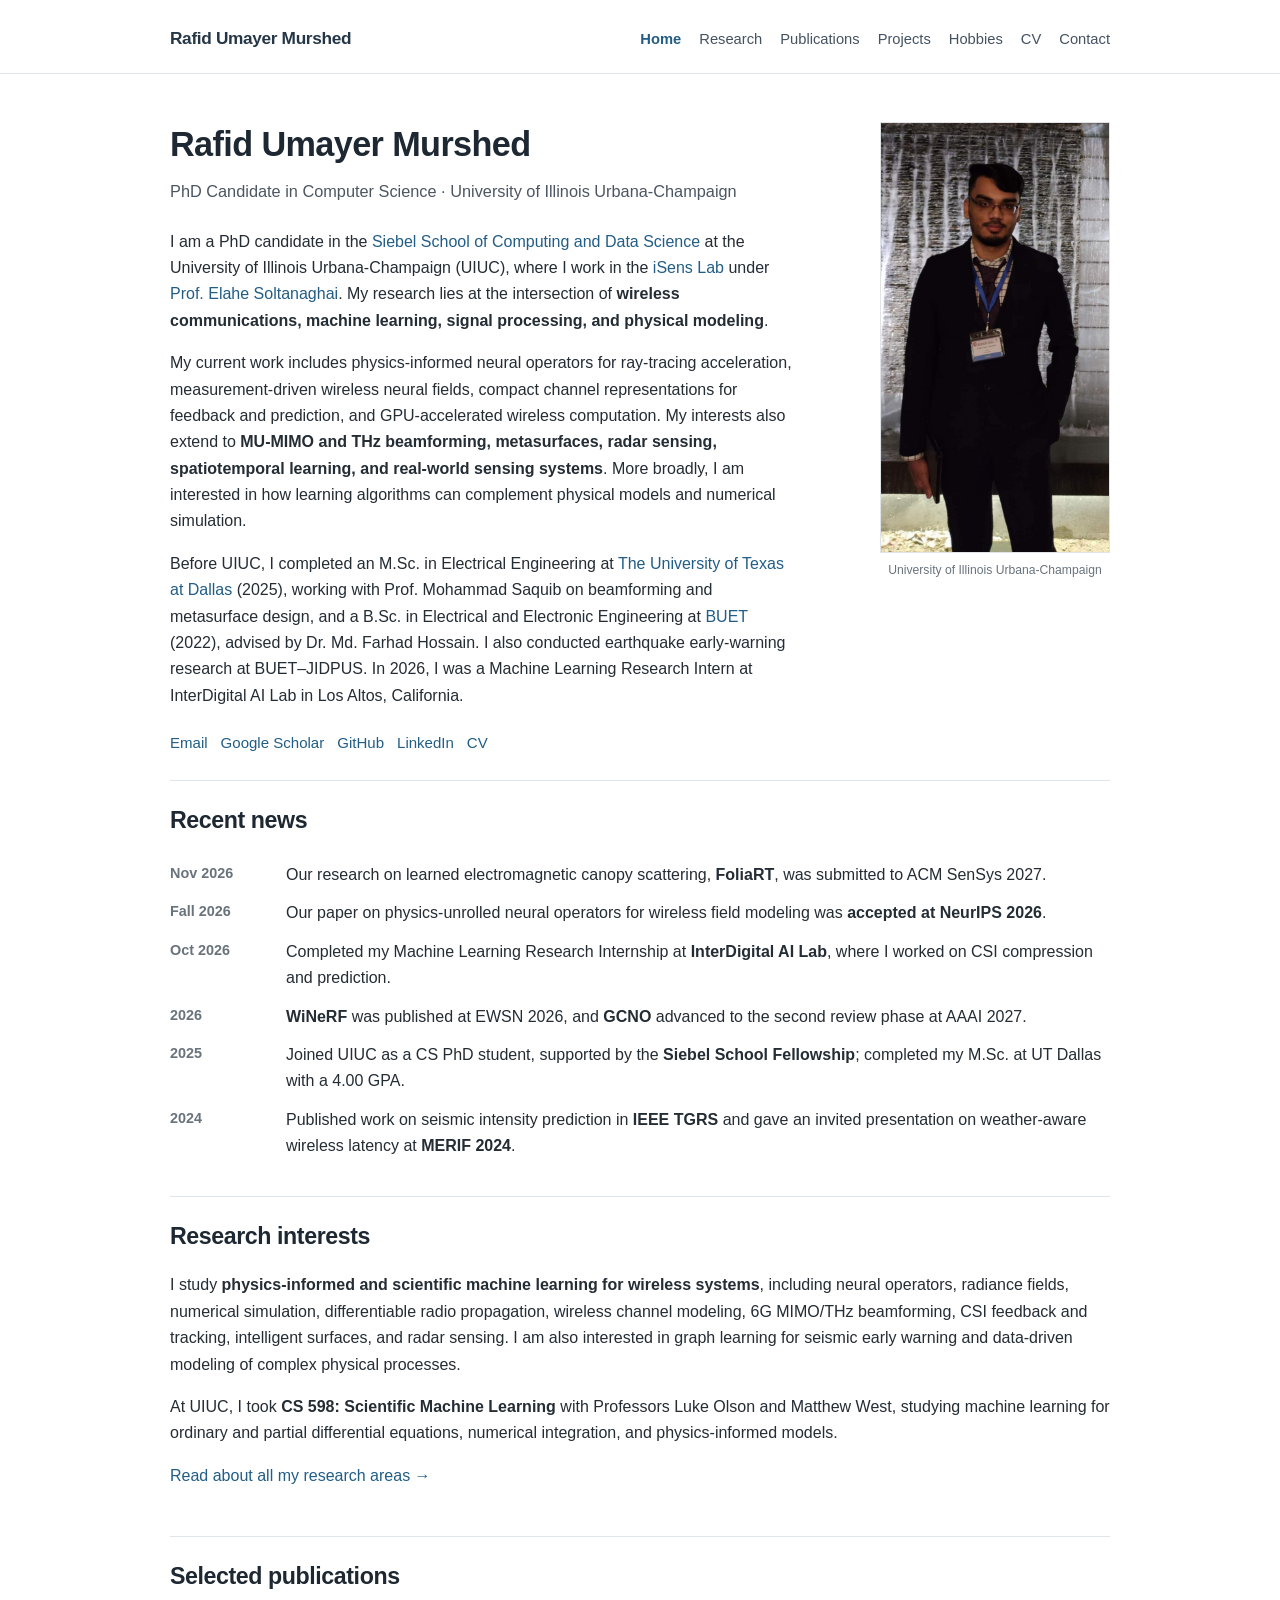
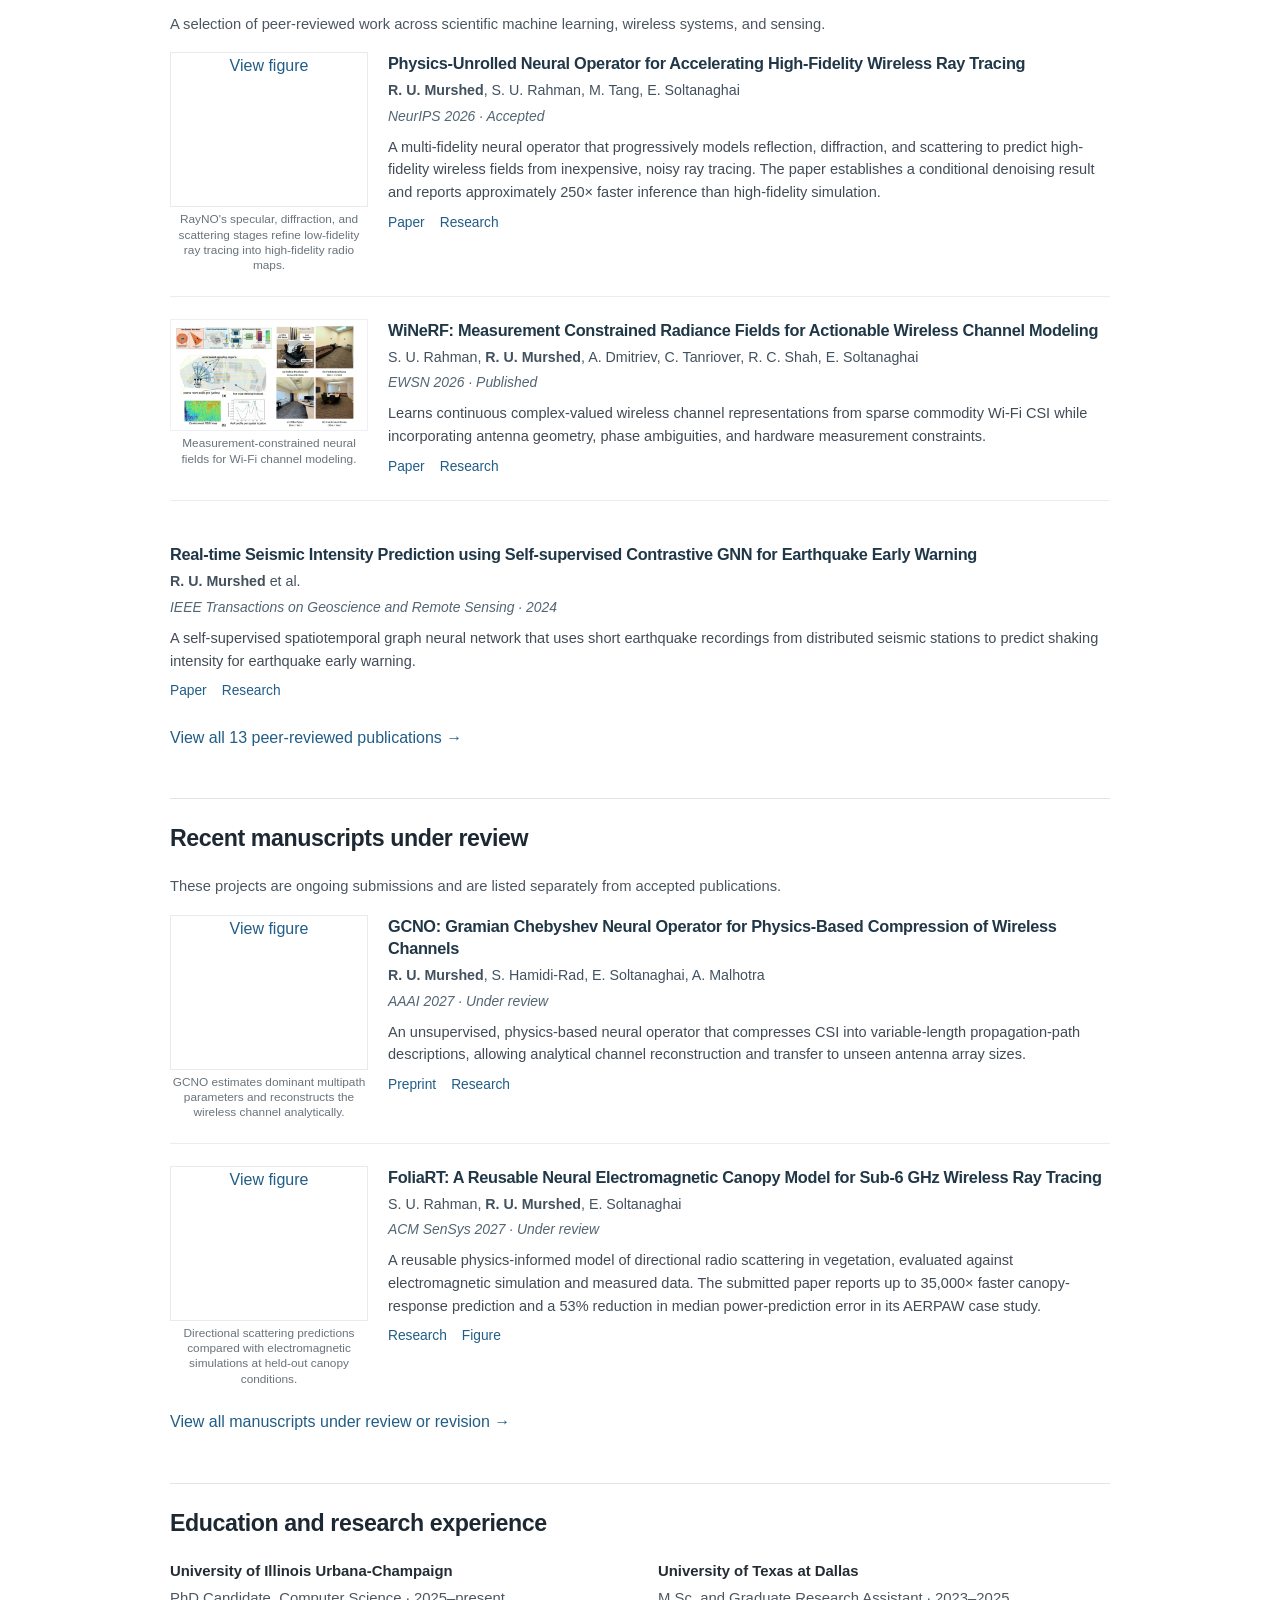
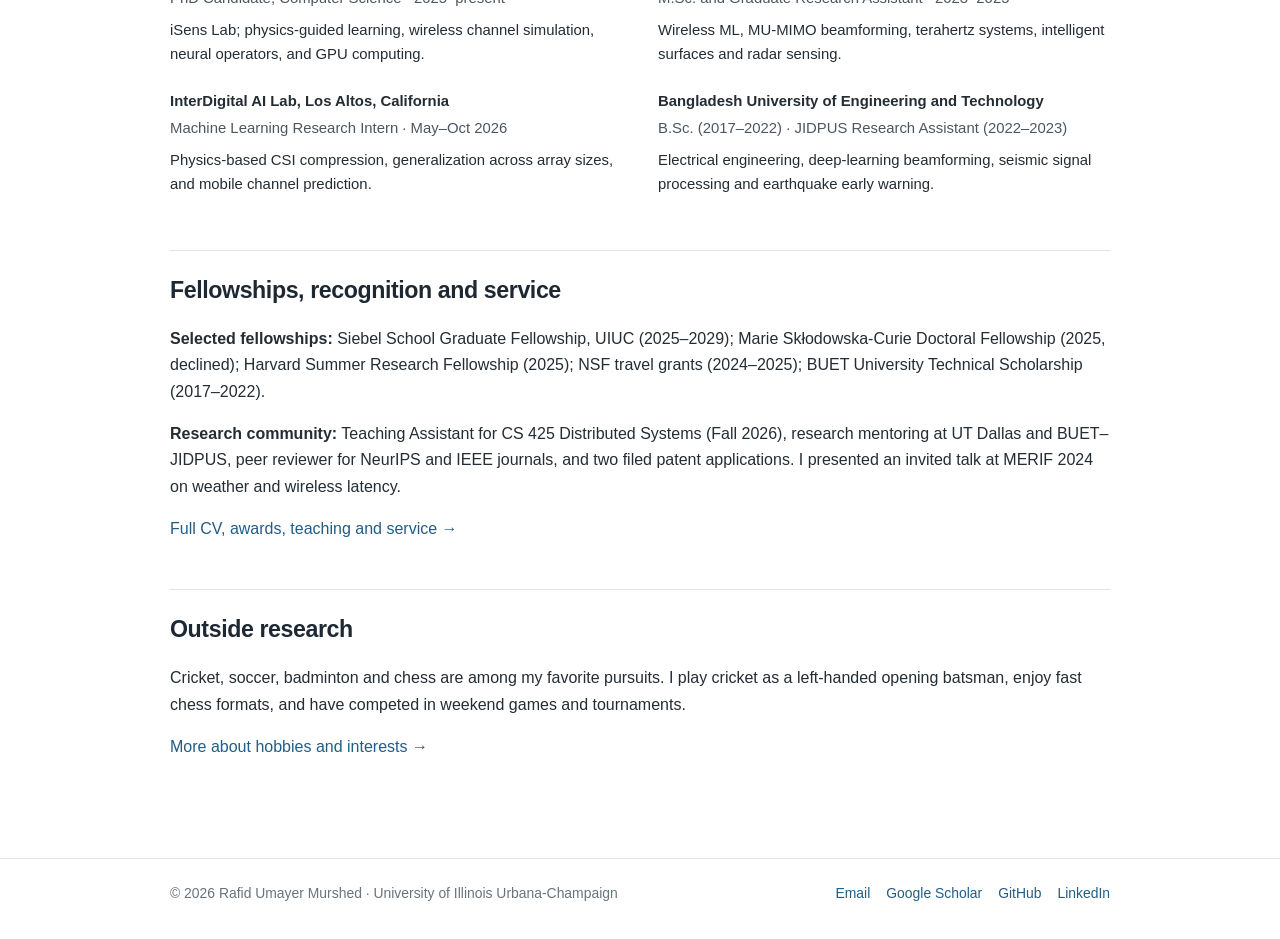
<file: index.html>
<!doctype html>
<html lang="en"><head>
<meta charset="utf-8"><meta name="viewport" content="width=device-width,initial-scale=1">
<meta name="description" content="Academic homepage of Rafid Umayer Murshed, UIUC CS PhD candidate researching scientific machine learning, physics-informed neural operators and wireless systems.">
<title>Home | Rafid Umayer Murshed</title>
<link rel="canonical" href="https://rafid-umayer-97.github.io/">
<meta property="og:type" content="website"><meta property="og:title" content="Home | Rafid Umayer Murshed"><meta property="og:description" content="Academic homepage of Rafid Umayer Murshed, UIUC CS PhD candidate researching scientific machine learning, physics-informed neural operators and wireless systems."><meta property="og:image" content="https://rafid-umayer-97.github.io/img/Rafid-formal.jpg"><meta name="twitter:card" content="summary">
<link rel="stylesheet" href="css/main.css">
</head><body><a class="skip-link" href="#main">Skip to content</a><header class="site-header"><div class="container header-inner"><a class="site-name" href="index.html">Rafid Umayer Murshed</a><nav aria-label="Main navigation"><ul class="nav-list"><li><a href="index.html" aria-current="page">Home</a></li><li><a href="research.html">Research</a></li><li><a href="publications.html">Publications</a></li><li><a href="projects.html">Projects</a></li><li><a href="hobbies.html">Hobbies</a></li><li><a href="cv.html">CV</a></li><li><a href="contact.html">Contact</a></li></ul></nav></div></header><main id="main"><div class="container">
<section class="intro"><div><h1>Rafid Umayer Murshed</h1><p class="identity">PhD Candidate in Computer Science · University of Illinois Urbana-Champaign</p>
<p>I am a PhD candidate in the <a href="https://siebelschool.illinois.edu/">Siebel School of Computing and Data Science</a> at the University of Illinois Urbana-Champaign (UIUC), where I work in the <a href="https://isens.cs.illinois.edu/">iSens Lab</a> under <a href="https://elahe.web.illinois.edu/">Prof. Elahe Soltanaghai</a>. My research lies at the intersection of <strong>wireless communications, machine learning, signal processing, and physical modeling</strong>.</p>
<p>My current work includes physics-informed neural operators for ray-tracing acceleration, measurement-driven wireless neural fields, compact channel representations for feedback and prediction, and GPU-accelerated wireless computation. My interests also extend to <strong>MU-MIMO and THz beamforming, metasurfaces, radar sensing, spatiotemporal learning, and real-world sensing systems</strong>. More broadly, I am interested in how learning algorithms can complement physical models and numerical simulation.</p>
<p>Before UIUC, I completed an M.Sc. in Electrical Engineering at <a href="https://www.utdallas.edu/">The University of Texas at Dallas</a> (2025), working with Prof. Mohammad Saquib on beamforming and metasurface design, and a B.Sc. in Electrical and Electronic Engineering at <a href="https://www.buet.ac.bd/">BUET</a> (2022), advised by Dr. Md. Farhad Hossain. I also conducted earthquake early-warning research at BUET–JIDPUS. In 2026, I was a Machine Learning Research Intern at InterDigital AI Lab in Los Altos, California.</p>
<div class="quick-links"><a href="mailto:rum3@illinois.edu">Email</a><a href="https://scholar.google.com/citations?user=-ZwK1vkAAAAJ">Google Scholar</a><a href="https://github.com/Rafid-Umayer-97">GitHub</a><a href="https://www.linkedin.com/in/rafid-murshed97/">LinkedIn</a><a href="cv.html">CV</a></div>
</div><figure class="intro-portrait"><img src="img/Rafid-formal.jpg" alt="Portrait of Rafid Umayer Murshed" loading="eager" decoding="async"><figcaption>University of Illinois Urbana-Champaign</figcaption></figure></section>
<section class="content-section" id="news"><h2>Recent news</h2>
<ul class="news-list">
<li><span class="news-date">Nov 2026</span><span>Our research on learned electromagnetic canopy scattering, <strong>FoliaRT</strong>, was submitted to ACM SenSys 2027.</span></li>
<li><span class="news-date">Fall 2026</span><span>Our paper on physics-unrolled neural operators for wireless field modeling was <strong>accepted at NeurIPS 2026</strong>.</span></li>
<li><span class="news-date">Oct 2026</span><span>Completed my Machine Learning Research Internship at <strong>InterDigital AI Lab</strong>, where I worked on CSI compression and prediction.</span></li>
<li><span class="news-date">2026</span><span><strong>WiNeRF</strong> was published at EWSN 2026, and <strong>GCNO</strong> advanced to the second review phase at AAAI 2027.</span></li>
<li><span class="news-date">2025</span><span>Joined UIUC as a CS PhD student, supported by the <strong>Siebel School Fellowship</strong>; completed my M.Sc. at UT Dallas with a 4.00 GPA.</span></li>
<li><span class="news-date">2024</span><span>Published work on seismic intensity prediction in <strong>IEEE TGRS</strong> and gave an invited presentation on weather-aware wireless latency at <strong>MERIF 2024</strong>.</span></li>
</ul></section>
<section class="content-section" id="interests"><h2>Research interests</h2><p>I study <strong>physics-informed and scientific machine learning for wireless systems</strong>, including neural operators, radiance fields, numerical simulation, differentiable radio propagation, wireless channel modeling, 6G MIMO/THz beamforming, CSI feedback and tracking, intelligent surfaces, and radar sensing. I am also interested in graph learning for seismic early warning and data-driven modeling of complex physical processes.</p>
<p>At UIUC, I took <strong>CS 598: Scientific Machine Learning</strong> with Professors Luke Olson and Matthew West, studying machine learning for ordinary and partial differential equations, numerical integration, and physics-informed models.</p>
<p><a href="research.html">Read about all my research areas →</a></p></section>
<section class="content-section" id="selected-publications"><h2>Selected publications</h2>
<p class="section-note">A selection of peer-reviewed work across scientific machine learning, wireless systems, and sensing.</p>
<div class="paper-list"><article class="paper" id="rayno"><figure class="paper-figure"><object data="figures/rayno-concept-current.pdf#toolbar=0&amp;navpanes=0" type="application/pdf" aria-label="RayNO's specular, diffraction, and scattering stages refine low-fidelity ray tracing into high-fidelity radio maps."><a href="figures/rayno-concept-current.pdf">View figure</a></object><figcaption>RayNO's specular, diffraction, and scattering stages refine low-fidelity ray tracing into high-fidelity radio maps.</figcaption></figure><div class="paper-text"><h3 class="paper-title"><a href="https://arxiv.org/abs/2608.18495">Physics-Unrolled Neural Operator for Accelerating High-Fidelity Wireless Ray Tracing</a></h3><p class="paper-authors"><strong>R. U. Murshed</strong>, S. U. Rahman, M. Tang, E. Soltanaghai</p><p class="paper-venue">NeurIPS 2026 · Accepted</p><p class="paper-summary">A multi-fidelity neural operator that progressively models reflection, diffraction, and scattering to predict high-fidelity wireless fields from inexpensive, noisy ray tracing. The paper establishes a conditional denoising result and reports approximately 250× faster inference than high-fidelity simulation.</p><div class="paper-links"><a href="https://arxiv.org/abs/2608.18495">Paper</a><a href="research.html#rayno">Research</a></div></article><article class="paper" id="winerf"><figure class="paper-figure"><a href="https://doi.org/10.3217/ck00-mq70" target="_blank" rel="noopener noreferrer"><img src="img/WiNeRF_for_Homepage.jpg" alt="WiNeRF learns spatially continuous wireless channels from commodity Wi-Fi measurements" loading="lazy" decoding="async" onerror="this.closest('figure').style.display='none'"></a><figcaption>Measurement-constrained neural fields for Wi-Fi channel modeling.</figcaption></figure><div class="paper-text"><h3 class="paper-title"><a href="https://doi.org/10.3217/ck00-mq70">WiNeRF: Measurement Constrained Radiance Fields for Actionable Wireless Channel Modeling</a></h3><p class="paper-authors">S. U. Rahman, <strong>R. U. Murshed</strong>, A. Dmitriev, C. Tanriover, R. C. Shah, E. Soltanaghai</p><p class="paper-venue">EWSN 2026 · Published</p><p class="paper-summary">Learns continuous complex-valued wireless channel representations from sparse commodity Wi-Fi CSI while incorporating antenna geometry, phase ambiguities, and hardware measurement constraints.</p><div class="paper-links"><a href="https://doi.org/10.3217/ck00-mq70">Paper</a><a href="research.html#winerf">Research</a></div></article><article class="paper" id="seismic"><div class="paper-figure paper-figure--blank" aria-hidden="true"></div><div class="paper-text"><h3 class="paper-title"><a href="https://doi.org/10.1109/TGRS.2024.3373643">Real-time Seismic Intensity Prediction using Self-supervised Contrastive GNN for Earthquake Early Warning</a></h3><p class="paper-authors"><strong>R. U. Murshed</strong> et al.</p><p class="paper-venue">IEEE Transactions on Geoscience and Remote Sensing · 2024</p><p class="paper-summary">A self-supervised spatiotemporal graph neural network that uses short earthquake recordings from distributed seismic stations to predict shaking intensity for earthquake early warning.</p><div class="paper-links"><a href="https://doi.org/10.1109/TGRS.2024.3373643">Paper</a><a href="research.html#seismic">Research</a></div></article></div><p><a href="publications.html">View all 13 peer-reviewed publications →</a></p></section>
<section class="content-section" id="recent-manuscripts"><h2>Recent manuscripts under review</h2>
<p class="section-note">These projects are ongoing submissions and are listed separately from accepted publications.</p>
<div class="paper-list"><article class="paper" id="gcno"><figure class="paper-figure"><object data="figures/gcno-original-architecture.pdf#toolbar=0&amp;navpanes=0" type="application/pdf" aria-label="GCNO estimates dominant multipath parameters and reconstructs the wireless channel analytically."><a href="figures/gcno-original-architecture.pdf">View figure</a></object><figcaption>GCNO estimates dominant multipath parameters and reconstructs the wireless channel analytically.</figcaption></figure><div class="paper-text"><h3 class="paper-title"><a href="https://arxiv.org/abs/2608.18522">GCNO: Gramian Chebyshev Neural Operator for Physics-Based Compression of Wireless Channels</a></h3><p class="paper-authors"><strong>R. U. Murshed</strong>, S. Hamidi-Rad, E. Soltanaghai, A. Malhotra</p><p class="paper-venue">AAAI 2027 · Under review</p><p class="paper-summary">An unsupervised, physics-based neural operator that compresses CSI into variable-length propagation-path descriptions, allowing analytical channel reconstruction and transfer to unseen antenna array sizes.</p><div class="paper-links"><a href="https://arxiv.org/abs/2608.18522">Preprint</a><a href="research.html#gcno">Research</a></div></article><article class="paper" id="foliart"><figure class="paper-figure"><object data="figures/foliart-directional-scattering-current.pdf#toolbar=0&amp;navpanes=0" type="application/pdf" aria-label="Directional scattering predictions compared with electromagnetic simulations at held-out canopy conditions."><a href="figures/foliart-directional-scattering-current.pdf">View figure</a></object><figcaption>Directional scattering predictions compared with electromagnetic simulations at held-out canopy conditions.</figcaption></figure><div class="paper-text"><h3 class="paper-title"><a href="research.html#foliart">FoliaRT: A Reusable Neural Electromagnetic Canopy Model for Sub-6 GHz Wireless Ray Tracing</a></h3><p class="paper-authors">S. U. Rahman, <strong>R. U. Murshed</strong>, E. Soltanaghai</p><p class="paper-venue">ACM SenSys 2027 · Under review</p><p class="paper-summary">A reusable physics-informed model of directional radio scattering in vegetation, evaluated against electromagnetic simulation and measured data. The submitted paper reports up to 35,000× faster canopy-response prediction and a 53% reduction in median power-prediction error in its AERPAW case study.</p><div class="paper-links"><a href="research.html#foliart">Research</a><a href="figures/foliart-directional-scattering-current.pdf">Figure</a></div></article></div><p><a href="publications.html#manuscripts">View all manuscripts under review or revision →</a></p></section>
<section class="content-section" id="background"><h2>Education and research experience</h2>
<div class="two-col"><div><div class="entry"><p class="entry-heading">University of Illinois Urbana-Champaign</p><p class="entry-subtitle">PhD Candidate, Computer Science · 2025–present</p><p>iSens Lab; physics-guided learning, wireless channel simulation, neural operators, and GPU computing.</p></div>
<div class="entry"><p class="entry-heading">InterDigital AI Lab, Los Altos, California</p><p class="entry-subtitle">Machine Learning Research Intern · May–Oct 2026</p><p>Physics-based CSI compression, generalization across array sizes, and mobile channel prediction.</p></div></div>
<div><div class="entry"><p class="entry-heading">University of Texas at Dallas</p><p class="entry-subtitle">M.Sc. and Graduate Research Assistant · 2023–2025</p><p>Wireless ML, MU-MIMO beamforming, terahertz systems, intelligent surfaces and radar sensing.</p></div>
<div class="entry"><p class="entry-heading">Bangladesh University of Engineering and Technology</p><p class="entry-subtitle">B.Sc. (2017–2022) · JIDPUS Research Assistant (2022–2023)</p><p>Electrical engineering, deep-learning beamforming, seismic signal processing and earthquake early warning.</p></div></div></div></section>
<section class="content-section" id="recognition"><h2>Fellowships, recognition and service</h2>
<p><strong>Selected fellowships:</strong> Siebel School Graduate Fellowship, UIUC (2025–2029); Marie Skłodowska-Curie Doctoral Fellowship (2025, declined); Harvard Summer Research Fellowship (2025); NSF travel grants (2024–2025); BUET University Technical Scholarship (2017–2022).</p>
<p><strong>Research community:</strong> Teaching Assistant for CS 425 Distributed Systems (Fall 2026), research mentoring at UT Dallas and BUET–JIDPUS, peer reviewer for NeurIPS and IEEE journals, and two filed patent applications. I presented an invited talk at MERIF 2024 on weather and wireless latency.</p>
<p><a href="cv.html">Full CV, awards, teaching and service →</a></p></section>
<section class="content-section" id="outside-research"><h2>Outside research</h2><p>Cricket, soccer, badminton and chess are among my favorite pursuits. I play cricket as a left-handed opening batsman, enjoy fast chess formats, and have competed in weekend games and tournaments.</p><p><a href="hobbies.html">More about hobbies and interests →</a></p></section>
</div></main><footer class="site-footer"><div class="container footer-inner"><span>© 2026 Rafid Umayer Murshed · University of Illinois Urbana-Champaign</span><div class="footer-links"><a href="mailto:rum3@illinois.edu">Email</a><a href="https://scholar.google.com/citations?user=-ZwK1vkAAAAJ">Google Scholar</a><a href="https://github.com/Rafid-Umayer-97">GitHub</a><a href="https://www.linkedin.com/in/rafid-murshed97/">LinkedIn</a></div></div></footer></body></html>
</file>
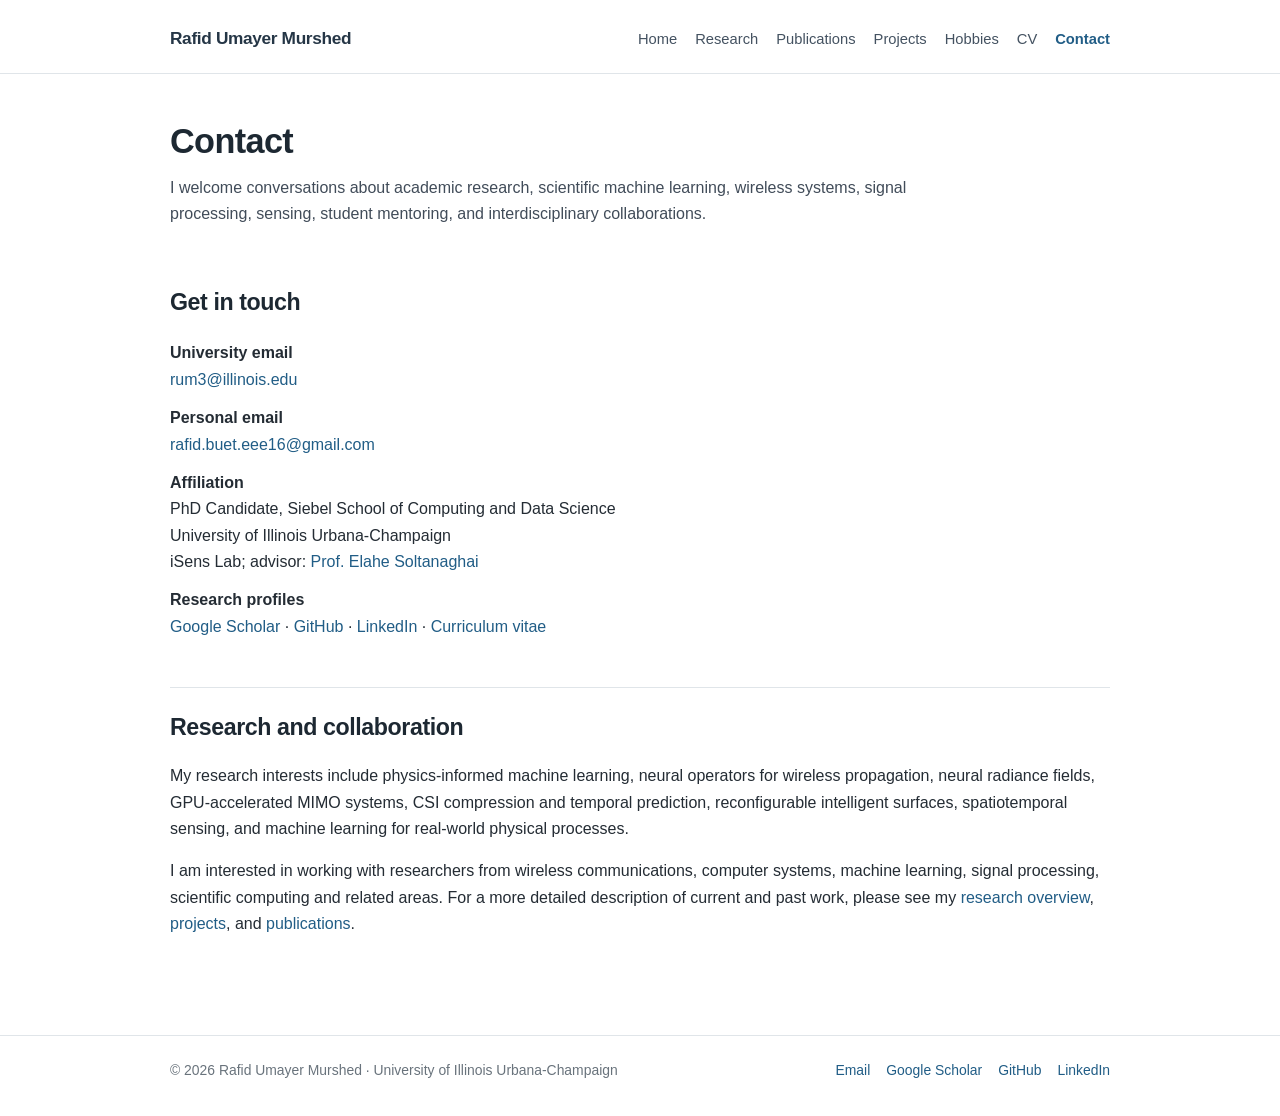
<file: contact.html>
<!doctype html><html lang="en"><head><meta charset="utf-8"><meta name="viewport" content="width=device-width,initial-scale=1"><meta name="description" content="Contact Rafid Umayer Murshed at UIUC about scientific machine learning, neural operators and research collaborations."><title>Contact | Rafid Umayer Murshed</title><link rel="canonical" href="https://rafid-umayer-97.github.io/contact.html"><meta property="og:type" content="website"><meta property="og:title" content="Contact | Rafid Umayer Murshed"><meta property="og:description" content="Contact Rafid Umayer Murshed at UIUC about scientific machine learning, neural operators and research collaborations."><meta property="og:image" content="https://rafid-umayer-97.github.io/img/Rafid-formal.jpg"><meta name="twitter:card" content="summary"><link rel="stylesheet" href="css/main.css"></head><body><a class="skip-link" href="#main">Skip to content</a><header class="site-header"><div class="container header-inner"><a class="site-name" href="index.html">Rafid Umayer Murshed</a><nav aria-label="Main navigation"><ul class="nav-list"><li><a href="index.html">Home</a></li><li><a href="research.html">Research</a></li><li><a href="publications.html">Publications</a></li><li><a href="projects.html">Projects</a></li><li><a href="hobbies.html">Hobbies</a></li><li><a href="cv.html">CV</a></li><li><a href="contact.html" aria-current="page">Contact</a></li></ul></nav></div></header><main id="main"><div class="container">
<header class="page-heading"><h1>Contact</h1><p class="lead">I welcome conversations about academic research, scientific machine learning, wireless systems, signal processing, sensing, student mentoring, and interdisciplinary collaborations.</p></header>
<section class="content-section"><h2>Get in touch</h2>
<dl class="contact-details">
<dt>University email</dt><dd><a href="mailto:rum3@illinois.edu">rum3@illinois.edu</a></dd>
<dt>Personal email</dt><dd><a href="mailto:rafid.buet.eee16@gmail.com">rafid.buet.eee16@gmail.com</a></dd>
<dt>Affiliation</dt><dd>PhD Candidate, Siebel School of Computing and Data Science<br>University of Illinois Urbana-Champaign<br>iSens Lab; advisor: <a href="https://elahe.web.illinois.edu/">Prof. Elahe Soltanaghai</a></dd>
<dt>Research profiles</dt><dd><a href="https://scholar.google.com/citations?user=-ZwK1vkAAAAJ">Google Scholar</a> · <a href="https://github.com/Rafid-Umayer-97">GitHub</a> · <a href="https://www.linkedin.com/in/rafid-murshed97/">LinkedIn</a> · <a href="cv.html">Curriculum vitae</a></dd>
</dl></section>
<section class="content-section"><h2>Research and collaboration</h2>
<p>My research interests include physics-informed machine learning, neural operators for wireless propagation, neural radiance fields, GPU-accelerated MIMO systems, CSI compression and temporal prediction, reconfigurable intelligent surfaces, spatiotemporal sensing, and machine learning for real-world physical processes.</p>
<p>I am interested in working with researchers from wireless communications, computer systems, machine learning, signal processing, scientific computing and related areas. For a more detailed description of current and past work, please see my <a href="research.html">research overview</a>, <a href="projects.html">projects</a>, and <a href="publications.html">publications</a>.</p></section></div></main><footer class="site-footer"><div class="container footer-inner"><span>© 2026 Rafid Umayer Murshed · University of Illinois Urbana-Champaign</span><div class="footer-links"><a href="mailto:rum3@illinois.edu">Email</a><a href="https://scholar.google.com/citations?user=-ZwK1vkAAAAJ">Google Scholar</a><a href="https://github.com/Rafid-Umayer-97">GitHub</a><a href="https://www.linkedin.com/in/rafid-murshed97/">LinkedIn</a></div></div></footer></body></html>
</file>
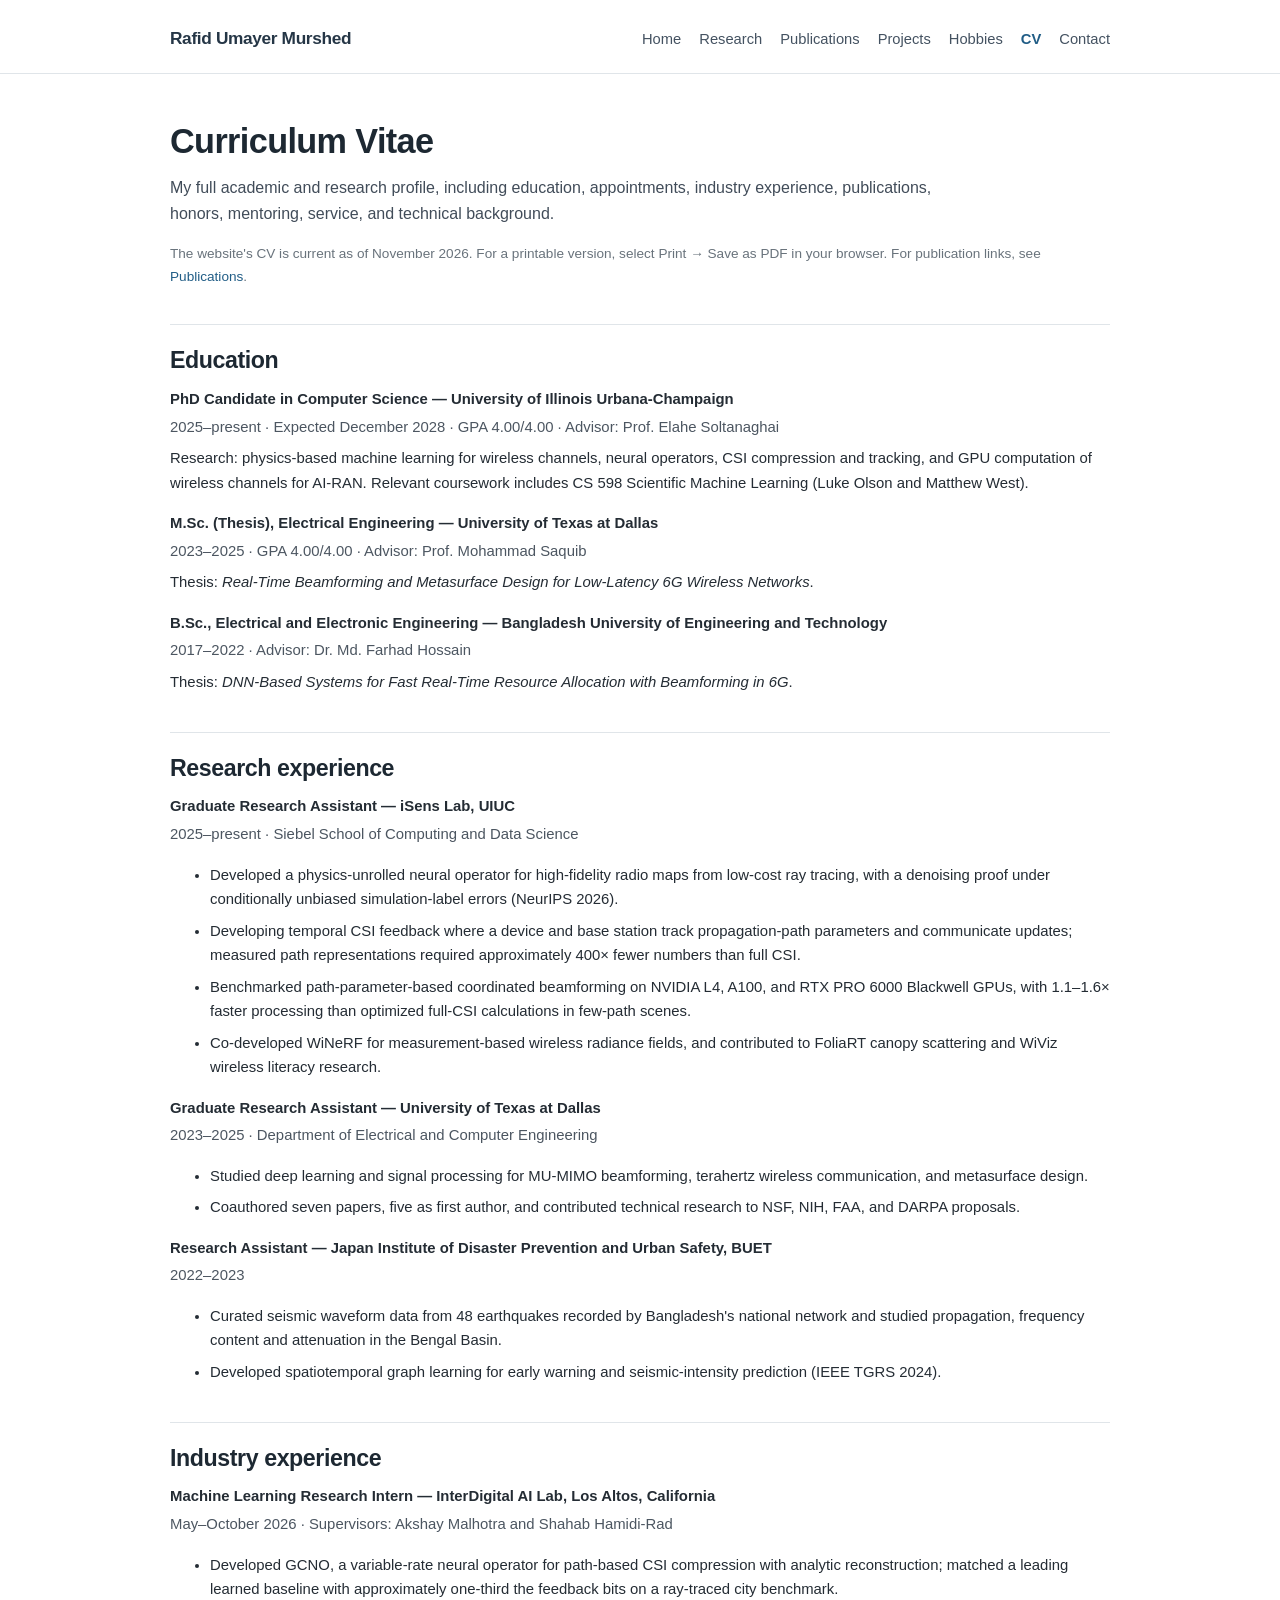
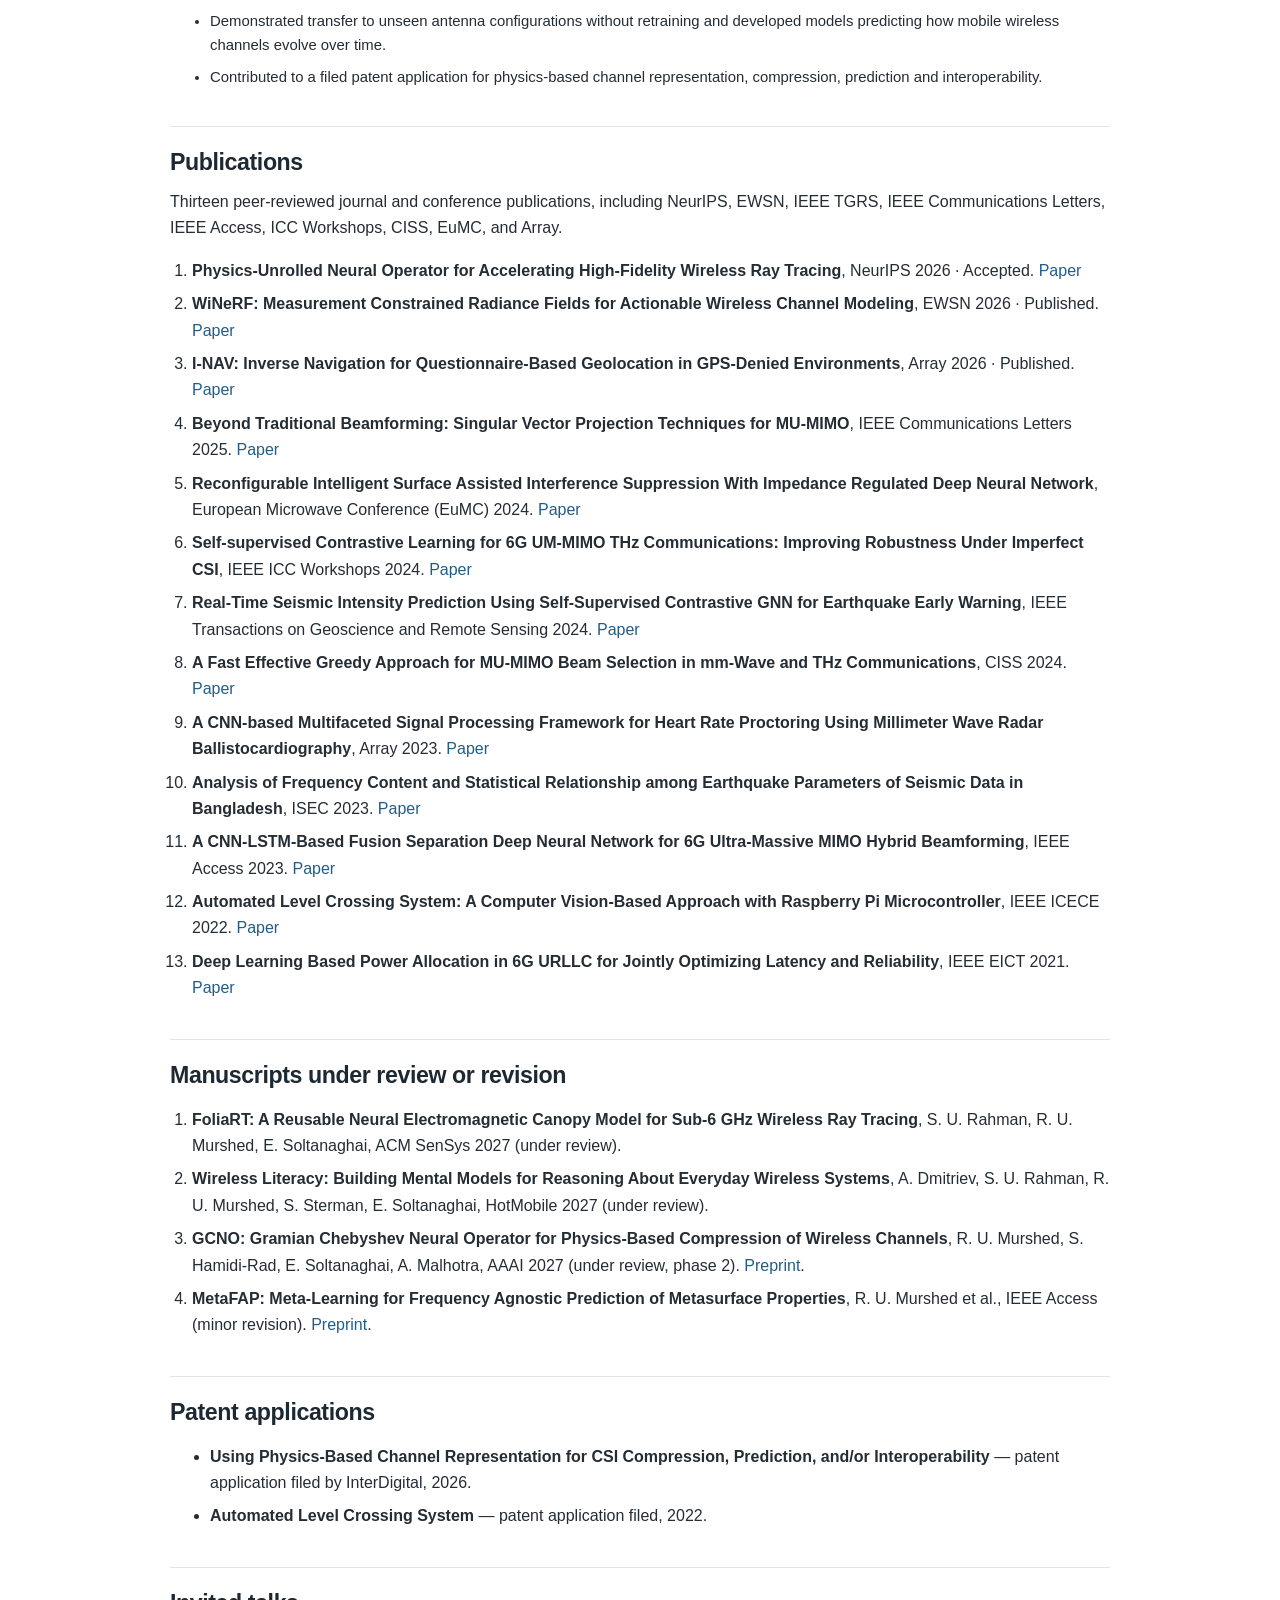
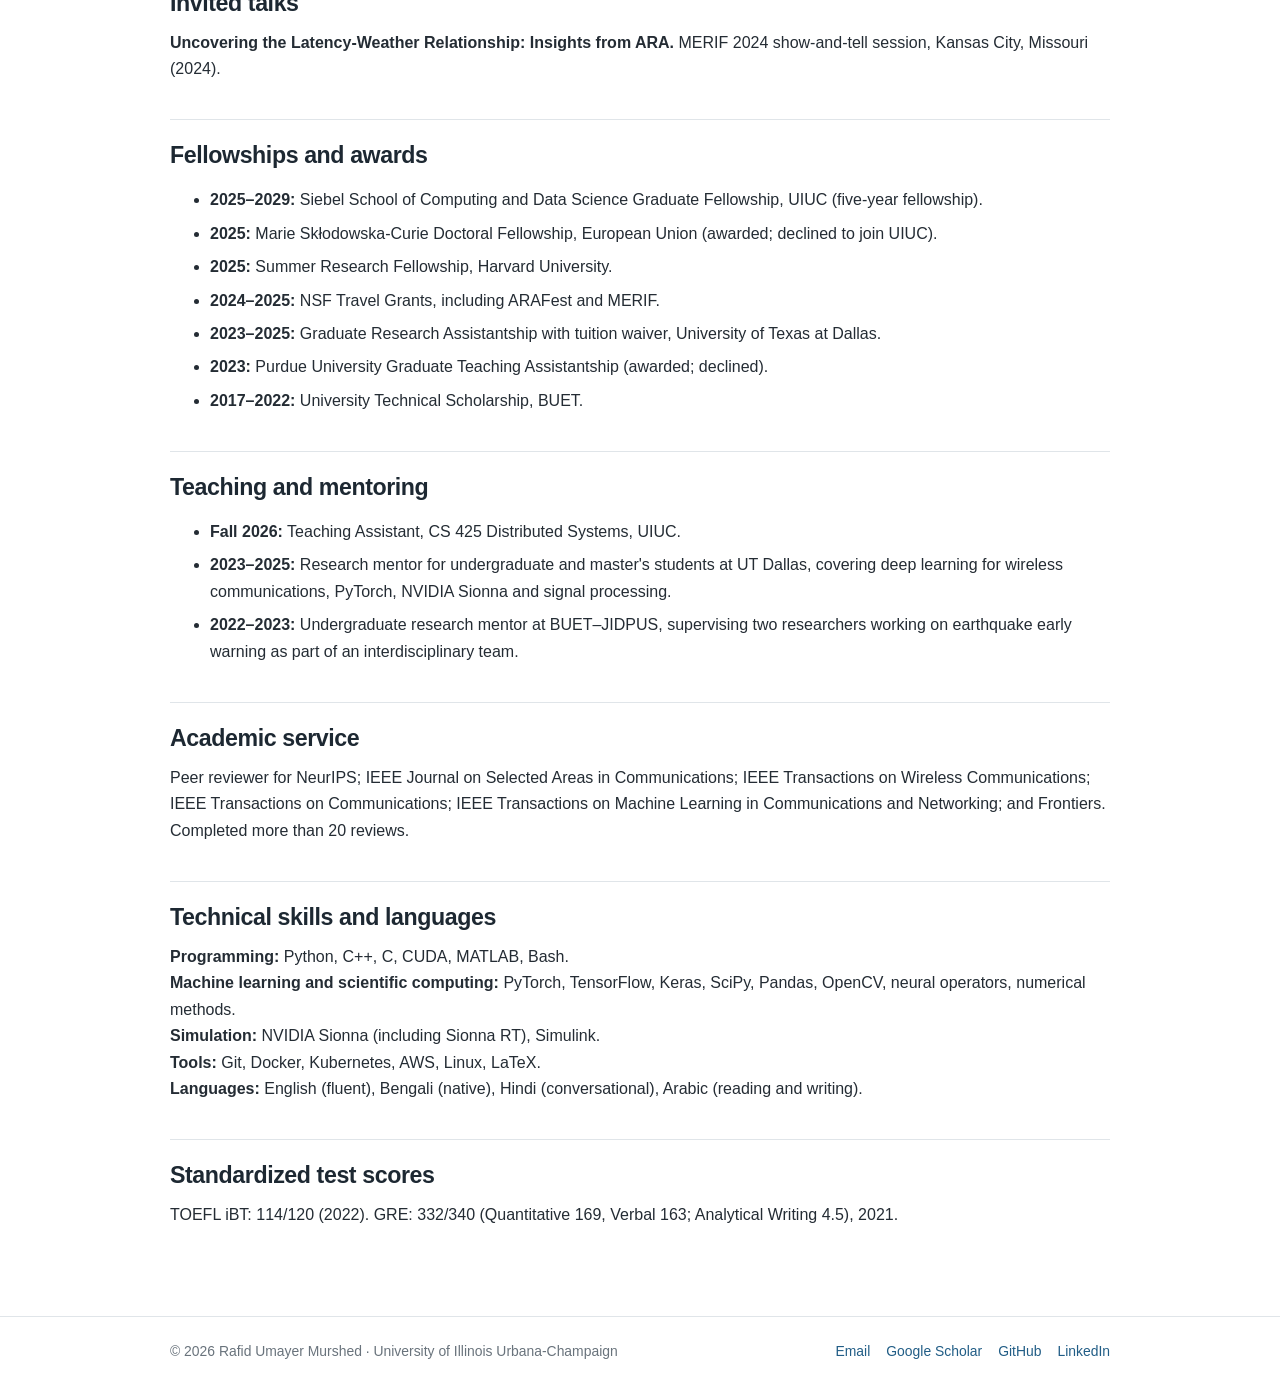
<file: cv.html>
<!doctype html><html lang="en"><head><meta charset="utf-8"><meta name="viewport" content="width=device-width,initial-scale=1"><meta name="description" content="Rafid Umayer Murshed: PhD in Computer Science at UIUC, education, research experience, methods and publications."><title>Curriculum Vitae | Rafid Umayer Murshed</title><link rel="canonical" href="https://rafid-umayer-97.github.io/cv.html"><meta property="og:type" content="website"><meta property="og:title" content="Curriculum Vitae | Rafid Umayer Murshed"><meta property="og:description" content="Rafid Umayer Murshed: PhD in Computer Science at UIUC, education, research experience, methods and publications."><meta property="og:image" content="https://rafid-umayer-97.github.io/img/Rafid-formal.jpg"><meta name="twitter:card" content="summary"><link rel="stylesheet" href="css/main.css"></head><body><a class="skip-link" href="#main">Skip to content</a><header class="site-header"><div class="container header-inner"><a class="site-name" href="index.html">Rafid Umayer Murshed</a><nav aria-label="Main navigation"><ul class="nav-list"><li><a href="index.html">Home</a></li><li><a href="research.html">Research</a></li><li><a href="publications.html">Publications</a></li><li><a href="projects.html">Projects</a></li><li><a href="hobbies.html">Hobbies</a></li><li><a href="cv.html" aria-current="page">CV</a></li><li><a href="contact.html">Contact</a></li></ul></nav></div></header><main id="main"><div class="container">
<header class="page-heading"><h1>Curriculum Vitae</h1><p class="lead">My full academic and research profile, including education, appointments, industry experience, publications, honors, mentoring, service, and technical background.</p><p class="print-note">The website's CV is current as of November 2026. For a printable version, select Print → Save as PDF in your browser. For publication links, see <a href="publications.html">Publications</a>.</p></header>
<div class="web-cv">
<section class="cv-section" id="education"><h2>Education</h2>
<div class="entry"><p class="entry-heading">PhD Candidate in Computer Science — University of Illinois Urbana-Champaign</p><p class="entry-subtitle">2025–present · Expected December 2028 · GPA 4.00/4.00 · Advisor: Prof. Elahe Soltanaghai</p><p>Research: physics-based machine learning for wireless channels, neural operators, CSI compression and tracking, and GPU computation of wireless channels for AI-RAN. Relevant coursework includes CS 598 Scientific Machine Learning (Luke Olson and Matthew West).</p></div>
<div class="entry"><p class="entry-heading">M.Sc. (Thesis), Electrical Engineering — University of Texas at Dallas</p><p class="entry-subtitle">2023–2025 · GPA 4.00/4.00 · Advisor: Prof. Mohammad Saquib</p><p>Thesis: <em>Real-Time Beamforming and Metasurface Design for Low-Latency 6G Wireless Networks</em>.</p></div>
<div class="entry"><p class="entry-heading">B.Sc., Electrical and Electronic Engineering — Bangladesh University of Engineering and Technology</p><p class="entry-subtitle">2017–2022 · Advisor: Dr. Md. Farhad Hossain</p><p>Thesis: <em>DNN-Based Systems for Fast Real-Time Resource Allocation with Beamforming in 6G</em>.</p></div></section>
<section class="cv-section" id="research-experience"><h2>Research experience</h2>
<div class="entry"><p class="entry-heading">Graduate Research Assistant — iSens Lab, UIUC</p><p class="entry-subtitle">2025–present · Siebel School of Computing and Data Science</p><ul><li>Developed a physics-unrolled neural operator for high-fidelity radio maps from low-cost ray tracing, with a denoising proof under conditionally unbiased simulation-label errors (NeurIPS 2026).</li><li>Developing temporal CSI feedback where a device and base station track propagation-path parameters and communicate updates; measured path representations required approximately 400× fewer numbers than full CSI.</li><li>Benchmarked path-parameter-based coordinated beamforming on NVIDIA L4, A100, and RTX PRO 6000 Blackwell GPUs, with 1.1–1.6× faster processing than optimized full-CSI calculations in few-path scenes.</li><li>Co-developed WiNeRF for measurement-based wireless radiance fields, and contributed to FoliaRT canopy scattering and WiViz wireless literacy research.</li></ul></div>
<div class="entry"><p class="entry-heading">Graduate Research Assistant — University of Texas at Dallas</p><p class="entry-subtitle">2023–2025 · Department of Electrical and Computer Engineering</p><ul><li>Studied deep learning and signal processing for MU-MIMO beamforming, terahertz wireless communication, and metasurface design.</li><li>Coauthored seven papers, five as first author, and contributed technical research to NSF, NIH, FAA, and DARPA proposals.</li></ul></div>
<div class="entry"><p class="entry-heading">Research Assistant — Japan Institute of Disaster Prevention and Urban Safety, BUET</p><p class="entry-subtitle">2022–2023</p><ul><li>Curated seismic waveform data from 48 earthquakes recorded by Bangladesh's national network and studied propagation, frequency content and attenuation in the Bengal Basin.</li><li>Developed spatiotemporal graph learning for early warning and seismic-intensity prediction (IEEE TGRS 2024).</li></ul></div></section>
<section class="cv-section" id="industry"><h2>Industry experience</h2>
<div class="entry"><p class="entry-heading">Machine Learning Research Intern — InterDigital AI Lab, Los Altos, California</p><p class="entry-subtitle">May–October 2026 · Supervisors: Akshay Malhotra and Shahab Hamidi-Rad</p><ul><li>Developed GCNO, a variable-rate neural operator for path-based CSI compression with analytic reconstruction; matched a leading learned baseline with approximately one-third the feedback bits on a ray-traced city benchmark.</li><li>Demonstrated transfer to unseen antenna configurations without retraining and developed models predicting how mobile wireless channels evolve over time.</li><li>Contributed to a filed patent application for physics-based channel representation, compression, prediction and interoperability.</li></ul></div></section>
<section class="cv-section" id="publications"><h2>Publications</h2><p>Thirteen peer-reviewed journal and conference publications, including NeurIPS, EWSN, IEEE TGRS, IEEE Communications Letters, IEEE Access, ICC Workshops, CISS, EuMC, and Array.</p><ol class="cv-list"><li><strong>Physics-Unrolled Neural Operator for Accelerating High-Fidelity Wireless Ray Tracing</strong>, NeurIPS 2026 · Accepted. <a href="https://arxiv.org/abs/2608.18495" target="_blank" rel="noopener noreferrer">Paper</a></li><li><strong>WiNeRF: Measurement Constrained Radiance Fields for Actionable Wireless Channel Modeling</strong>, EWSN 2026 · Published. <a href="https://doi.org/10.3217/ck00-mq70" target="_blank" rel="noopener noreferrer">Paper</a></li><li><strong>I-NAV: Inverse Navigation for Questionnaire-Based Geolocation in GPS-Denied Environments</strong>, Array 2026 · Published. <a href="https://doi.org/10.1016/j.array.2026.100978" target="_blank" rel="noopener noreferrer">Paper</a></li><li><strong>Beyond Traditional Beamforming: Singular Vector Projection Techniques for MU-MIMO</strong>, IEEE Communications Letters 2025. <a href="https://doi.org/10.1109/LCOMM.2024.3522939" target="_blank" rel="noopener noreferrer">Paper</a></li><li><strong>Reconfigurable Intelligent Surface Assisted Interference Suppression With Impedance Regulated Deep Neural Network</strong>, European Microwave Conference (EuMC) 2024. <a href="https://doi.org/10.23919/EuMC61614.2024.10732225" target="_blank" rel="noopener noreferrer">Paper</a></li><li><strong>Self-supervised Contrastive Learning for 6G UM-MIMO THz Communications: Improving Robustness Under Imperfect CSI</strong>, IEEE ICC Workshops 2024. <a href="https://doi.org/10.1109/ICCWorkshops59551.2024.10615313" target="_blank" rel="noopener noreferrer">Paper</a></li><li><strong>Real-Time Seismic Intensity Prediction Using Self-Supervised Contrastive GNN for Earthquake Early Warning</strong>, IEEE Transactions on Geoscience and Remote Sensing 2024. <a href="https://doi.org/10.1109/TGRS.2024.3373643" target="_blank" rel="noopener noreferrer">Paper</a></li><li><strong>A Fast Effective Greedy Approach for MU-MIMO Beam Selection in mm-Wave and THz Communications</strong>, CISS 2024. <a href="https://doi.org/10.1109/CISS59072.2024.10480178" target="_blank" rel="noopener noreferrer">Paper</a></li><li><strong>A CNN-based Multifaceted Signal Processing Framework for Heart Rate Proctoring Using Millimeter Wave Radar Ballistocardiography</strong>, Array 2023. <a href="https://doi.org/10.1016/j.array.2023.100327" target="_blank" rel="noopener noreferrer">Paper</a></li><li><strong>Analysis of Frequency Content and Statistical Relationship among Earthquake Parameters of Seismic Data in Bangladesh</strong>, ISEC 2023. <a href="https://doi.org/10.14455/ISEC.2023.10(1).RAD-08" target="_blank" rel="noopener noreferrer">Paper</a></li><li><strong>A CNN-LSTM-Based Fusion Separation Deep Neural Network for 6G Ultra-Massive MIMO Hybrid Beamforming</strong>, IEEE Access 2023. <a href="https://doi.org/10.1109/ACCESS.2023.3266355" target="_blank" rel="noopener noreferrer">Paper</a></li><li><strong>Automated Level Crossing System: A Computer Vision-Based Approach with Raspberry Pi Microcontroller</strong>, IEEE ICECE 2022. <a href="https://doi.org/10.1109/ICECE57408.2022.10089007" target="_blank" rel="noopener noreferrer">Paper</a></li><li><strong>Deep Learning Based Power Allocation in 6G URLLC for Jointly Optimizing Latency and Reliability</strong>, IEEE EICT 2021. <a href="https://doi.org/10.1109/EICT54103.2021.9733558" target="_blank" rel="noopener noreferrer">Paper</a></li></ol></section>
<section class="cv-section" id="manuscripts"><h2>Manuscripts under review or revision</h2><ol class="cv-list"><li><strong>FoliaRT: A Reusable Neural Electromagnetic Canopy Model for Sub-6 GHz Wireless Ray Tracing</strong>, S. U. Rahman, R. U. Murshed, E. Soltanaghai, ACM SenSys 2027 (under review).</li><li><strong>Wireless Literacy: Building Mental Models for Reasoning About Everyday Wireless Systems</strong>, A. Dmitriev, S. U. Rahman, R. U. Murshed, S. Sterman, E. Soltanaghai, HotMobile 2027 (under review).</li><li><strong>GCNO: Gramian Chebyshev Neural Operator for Physics-Based Compression of Wireless Channels</strong>, R. U. Murshed, S. Hamidi-Rad, E. Soltanaghai, A. Malhotra, AAAI 2027 (under review, phase 2). <a href="https://arxiv.org/abs/2608.18522">Preprint</a>.</li><li><strong>MetaFAP: Meta-Learning for Frequency Agnostic Prediction of Metasurface Properties</strong>, R. U. Murshed et al., IEEE Access (minor revision). <a href="https://arxiv.org/abs/2503.14866">Preprint</a>.</li></ol></section>
<section class="cv-section" id="patents"><h2>Patent applications</h2><ul><li><strong>Using Physics-Based Channel Representation for CSI Compression, Prediction, and/or Interoperability</strong> — patent application filed by InterDigital, 2026.</li><li><strong>Automated Level Crossing System</strong> — patent application filed, 2022.</li></ul></section>
<section class="cv-section" id="talks"><h2>Invited talks</h2><p><strong>Uncovering the Latency-Weather Relationship: Insights from ARA.</strong> MERIF 2024 show-and-tell session, Kansas City, Missouri (2024).</p></section>
<section class="cv-section" id="awards"><h2>Fellowships and awards</h2><ul><li><strong>2025–2029:</strong> Siebel School of Computing and Data Science Graduate Fellowship, UIUC (five-year fellowship).</li><li><strong>2025:</strong> Marie Skłodowska-Curie Doctoral Fellowship, European Union (awarded; declined to join UIUC).</li><li><strong>2025:</strong> Summer Research Fellowship, Harvard University.</li><li><strong>2024–2025:</strong> NSF Travel Grants, including ARAFest and MERIF.</li><li><strong>2023–2025:</strong> Graduate Research Assistantship with tuition waiver, University of Texas at Dallas.</li><li><strong>2023:</strong> Purdue University Graduate Teaching Assistantship (awarded; declined).</li><li><strong>2017–2022:</strong> University Technical Scholarship, BUET.</li></ul></section>
<section class="cv-section" id="teaching"><h2>Teaching and mentoring</h2><ul><li><strong>Fall 2026:</strong> Teaching Assistant, CS 425 Distributed Systems, UIUC.</li><li><strong>2023–2025:</strong> Research mentor for undergraduate and master's students at UT Dallas, covering deep learning for wireless communications, PyTorch, NVIDIA Sionna and signal processing.</li><li><strong>2022–2023:</strong> Undergraduate research mentor at BUET–JIDPUS, supervising two researchers working on earthquake early warning as part of an interdisciplinary team.</li></ul></section>
<section class="cv-section" id="service"><h2>Academic service</h2><p>Peer reviewer for NeurIPS; IEEE Journal on Selected Areas in Communications; IEEE Transactions on Wireless Communications; IEEE Transactions on Communications; IEEE Transactions on Machine Learning in Communications and Networking; and Frontiers. Completed more than 20 reviews.</p></section>
<section class="cv-section" id="skills"><h2>Technical skills and languages</h2><p><strong>Programming:</strong> Python, C++, C, CUDA, MATLAB, Bash.<br><strong>Machine learning and scientific computing:</strong> PyTorch, TensorFlow, Keras, SciPy, Pandas, OpenCV, neural operators, numerical methods.<br><strong>Simulation:</strong> NVIDIA Sionna (including Sionna RT), Simulink.<br><strong>Tools:</strong> Git, Docker, Kubernetes, AWS, Linux, LaTeX.<br><strong>Languages:</strong> English (fluent), Bengali (native), Hindi (conversational), Arabic (reading and writing).</p></section>
<section class="cv-section" id="tests"><h2>Standardized test scores</h2><p>TOEFL iBT: 114/120 (2022). GRE: 332/340 (Quantitative 169, Verbal 163; Analytical Writing 4.5), 2021.</p></section>
</div></div></main><footer class="site-footer"><div class="container footer-inner"><span>© 2026 Rafid Umayer Murshed · University of Illinois Urbana-Champaign</span><div class="footer-links"><a href="mailto:rum3@illinois.edu">Email</a><a href="https://scholar.google.com/citations?user=-ZwK1vkAAAAJ">Google Scholar</a><a href="https://github.com/Rafid-Umayer-97">GitHub</a><a href="https://www.linkedin.com/in/rafid-murshed97/">LinkedIn</a></div></div></footer></body></html>
</file>
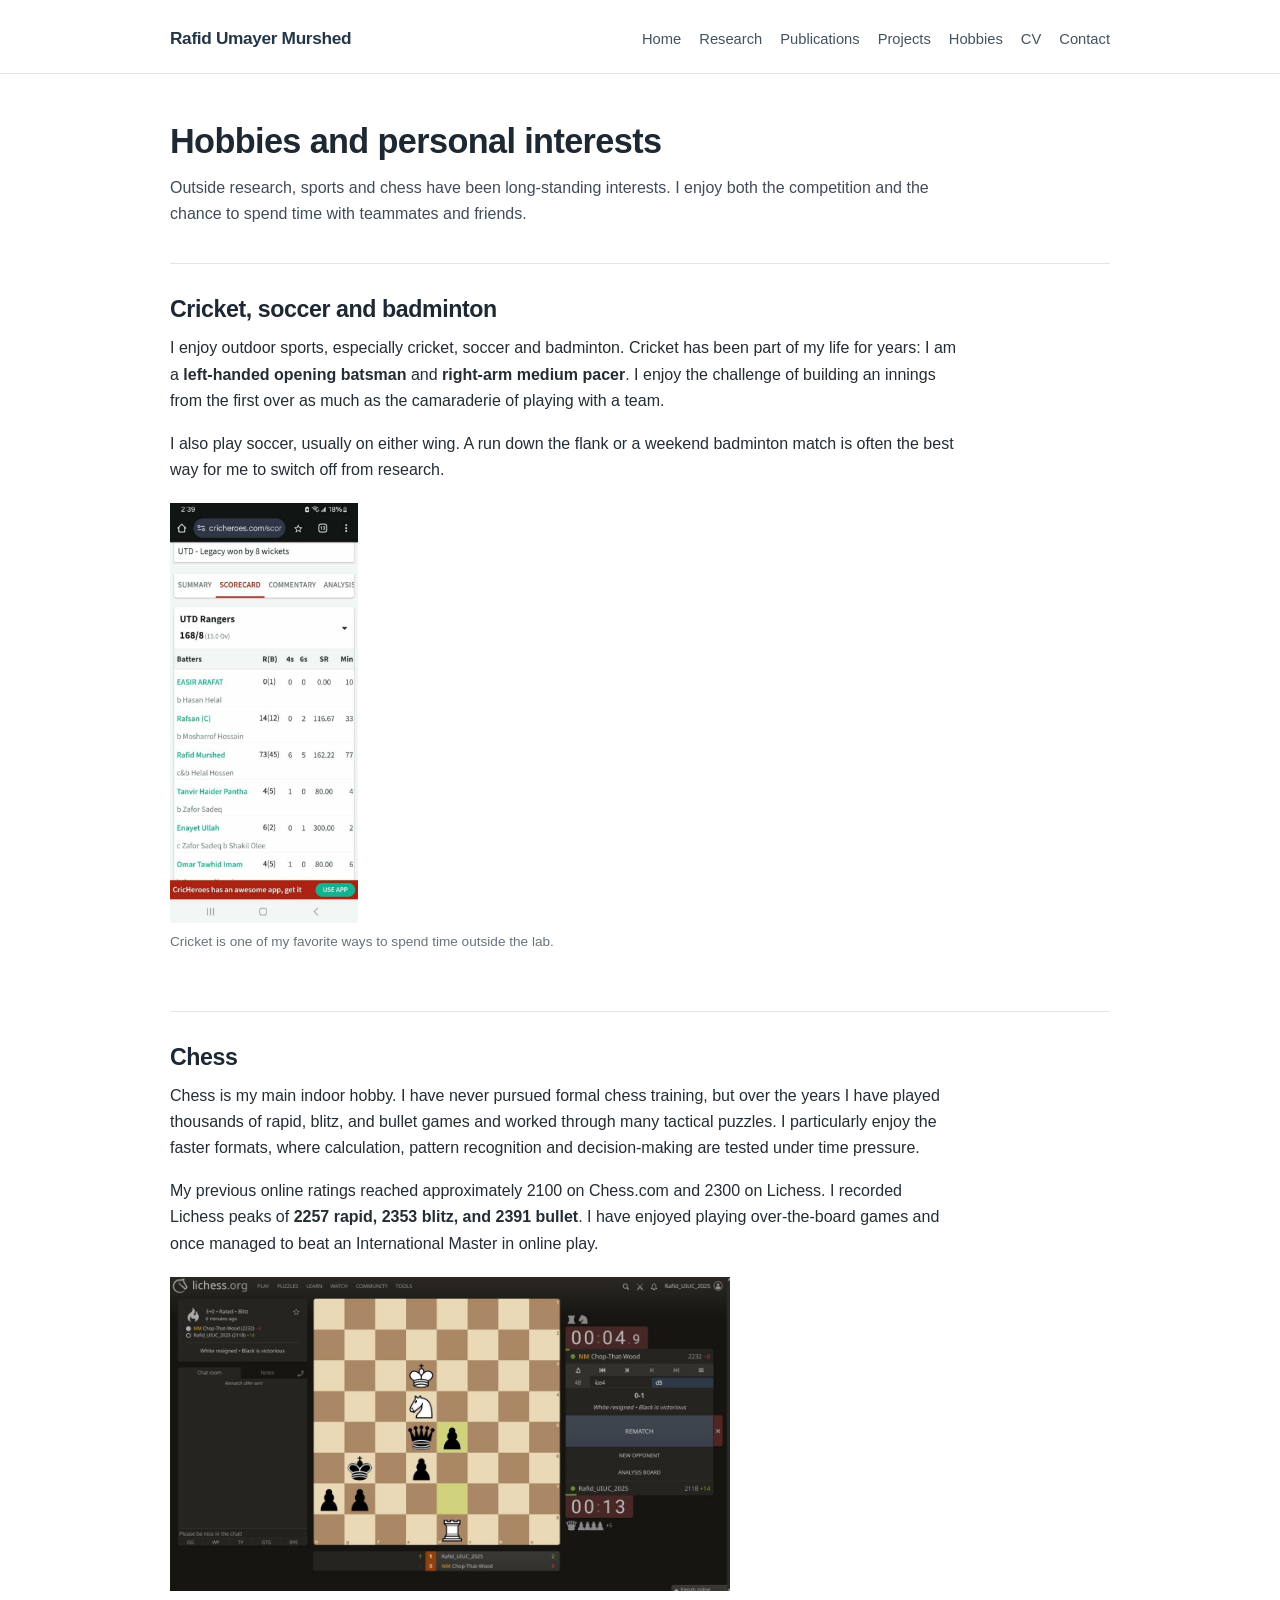
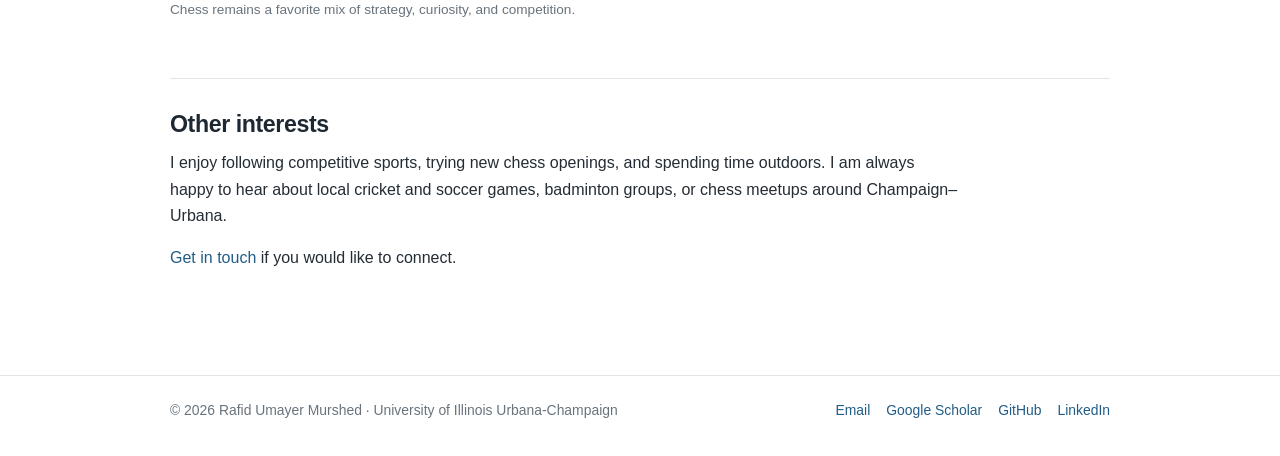
<file: hobbies.html>
<!doctype html><html lang="en"><head><meta charset="utf-8"><meta name="viewport" content="width=device-width,initial-scale=1"><meta name="description" content="Personal interests including cricket and chess."><title>Outside research | Rafid Umayer Murshed</title><link rel="canonical" href="https://rafid-umayer-97.github.io/hobbies.html"><meta property="og:type" content="website"><meta property="og:title" content="Outside research | Rafid Umayer Murshed"><meta property="og:description" content="Personal interests including cricket and chess."><meta property="og:image" content="https://rafid-umayer-97.github.io/img/Rafid-formal.jpg"><meta name="twitter:card" content="summary"><link rel="stylesheet" href="css/main.css"></head><body><a class="skip-link" href="#main">Skip to content</a><header class="site-header"><div class="container header-inner"><a class="site-name" href="index.html">Rafid Umayer Murshed</a><nav aria-label="Main navigation"><ul class="nav-list"><li><a href="index.html">Home</a></li><li><a href="research.html">Research</a></li><li><a href="publications.html">Publications</a></li><li><a href="projects.html">Projects</a></li><li><a href="hobbies.html">Hobbies</a></li><li><a href="cv.html">CV</a></li><li><a href="contact.html">Contact</a></li></ul></nav></div></header><main id="main"><div class="container">
<header class="page-heading"><h1>Hobbies and personal interests</h1><p class="lead">Outside research, sports and chess have been long-standing interests. I enjoy both the competition and the chance to spend time with teammates and friends.</p></header>
<section class="research-section" id="sports"><h2>Cricket, soccer and badminton</h2>
<p>I enjoy outdoor sports, especially cricket, soccer and badminton. Cricket has been part of my life for years: I am a <strong>left-handed opening batsman</strong> and <strong>right-arm medium pacer</strong>. I enjoy the challenge of building an innings from the first over as much as the camaraderie of playing with a team.</p>
<p>I also play soccer, usually on either wing. A run down the flank or a weekend badminton match is often the best way for me to switch off from research.</p>
<figure class="personal-photo"><img src="img/Hobbies_Cricket.jpg" loading="lazy" alt="Rafid playing cricket during a weekend match"><figcaption>Cricket is one of my favorite ways to spend time outside the lab.</figcaption></figure></section>
<section class="research-section" id="chess"><h2>Chess</h2>
<p>Chess is my main indoor hobby. I have never pursued formal chess training, but over the years I have played thousands of rapid, blitz, and bullet games and worked through many tactical puzzles. I particularly enjoy the faster formats, where calculation, pattern recognition and decision-making are tested under time pressure.</p>
<p>My previous online ratings reached approximately 2100 on Chess.com and 2300 on Lichess. I recorded Lichess peaks of <strong>2257 rapid, 2353 blitz, and 2391 bullet</strong>. I have enjoyed playing over-the-board games and once managed to beat an International Master in online play.</p>
<figure class="personal-photo"><img src="img/Hobbies_Chess.jpg" loading="lazy" alt="Rafid thinking about a chess position across a board"><figcaption>Chess remains a favorite mix of strategy, curiosity, and competition.</figcaption></figure></section>
<section class="research-section" id="more"><h2>Other interests</h2>
<p>I enjoy following competitive sports, trying new chess openings, and spending time outdoors. I am always happy to hear about local cricket and soccer games, badminton groups, or chess meetups around Champaign–Urbana.</p>
<p><a href="contact.html">Get in touch</a> if you would like to connect.</p></section></div></main><footer class="site-footer"><div class="container footer-inner"><span>© 2026 Rafid Umayer Murshed · University of Illinois Urbana-Champaign</span><div class="footer-links"><a href="mailto:rum3@illinois.edu">Email</a><a href="https://scholar.google.com/citations?user=-ZwK1vkAAAAJ">Google Scholar</a><a href="https://github.com/Rafid-Umayer-97">GitHub</a><a href="https://www.linkedin.com/in/rafid-murshed97/">LinkedIn</a></div></div></footer></body></html>
</file>
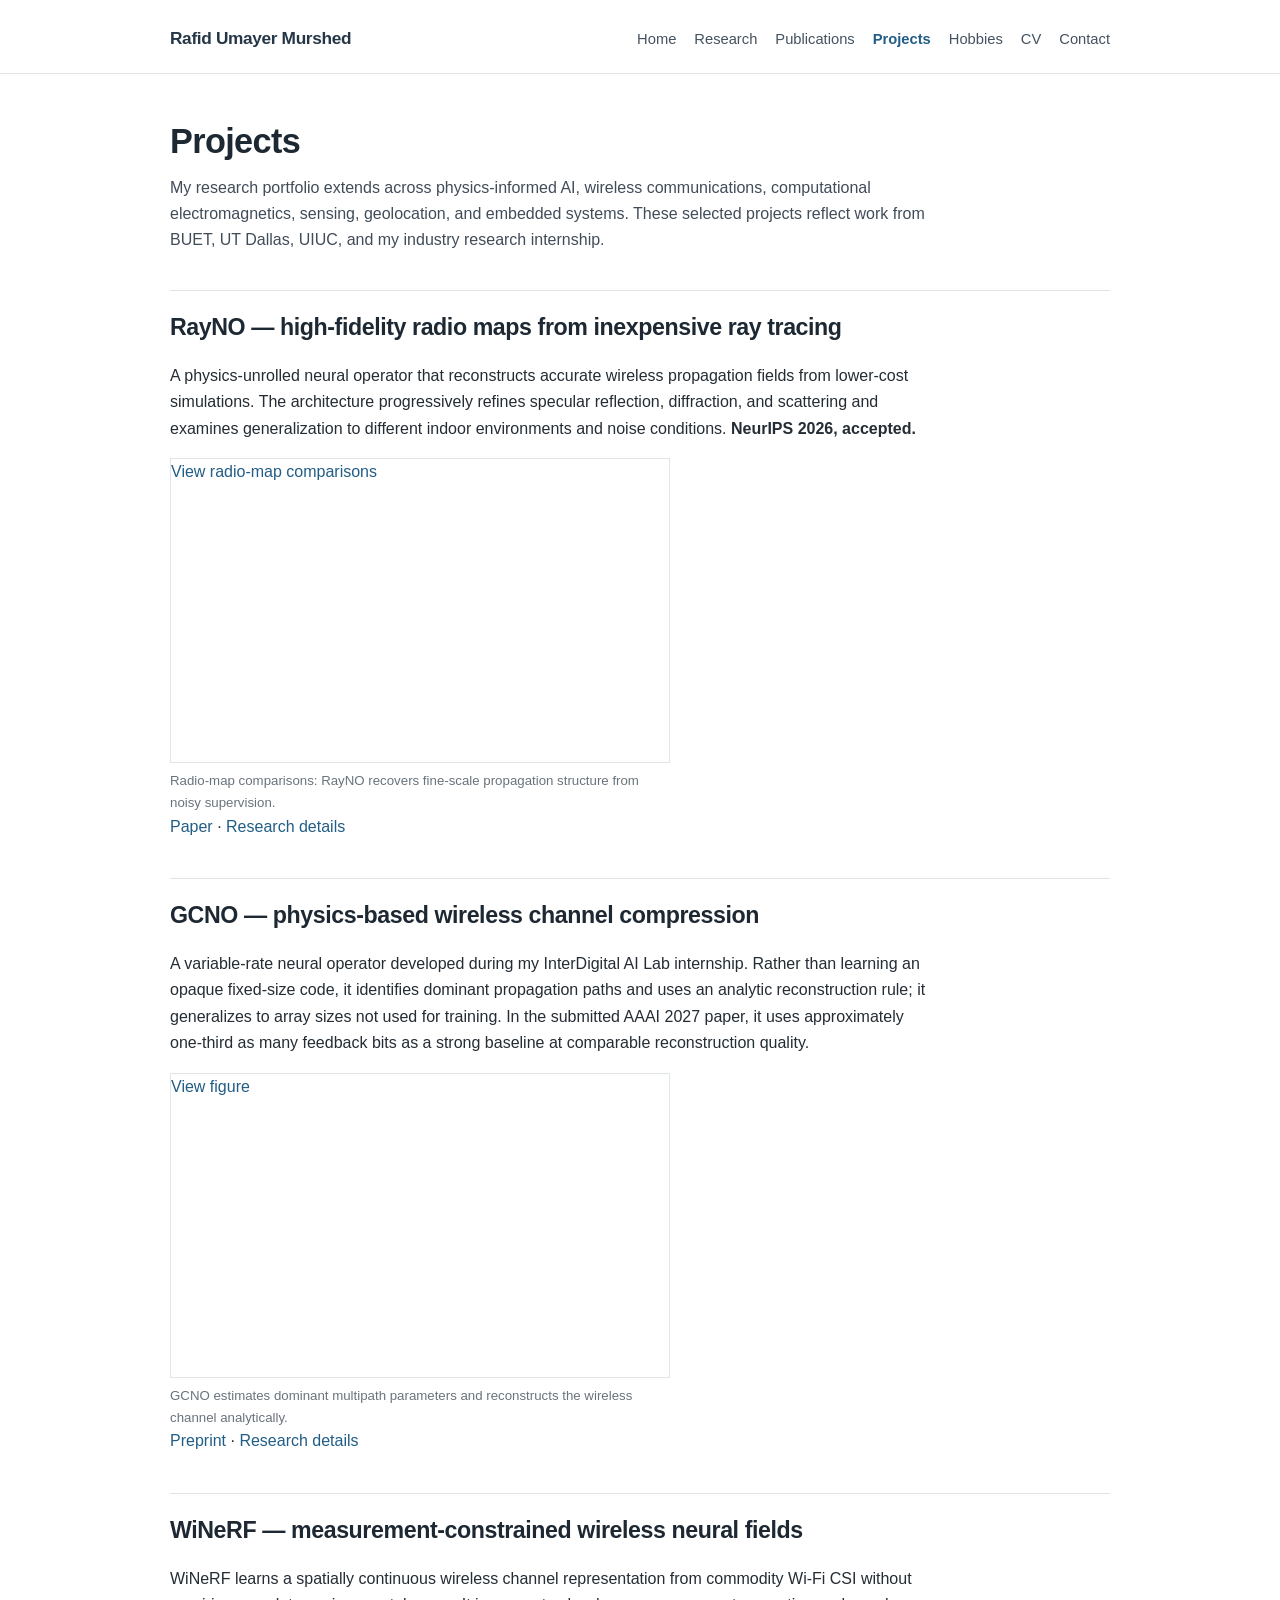
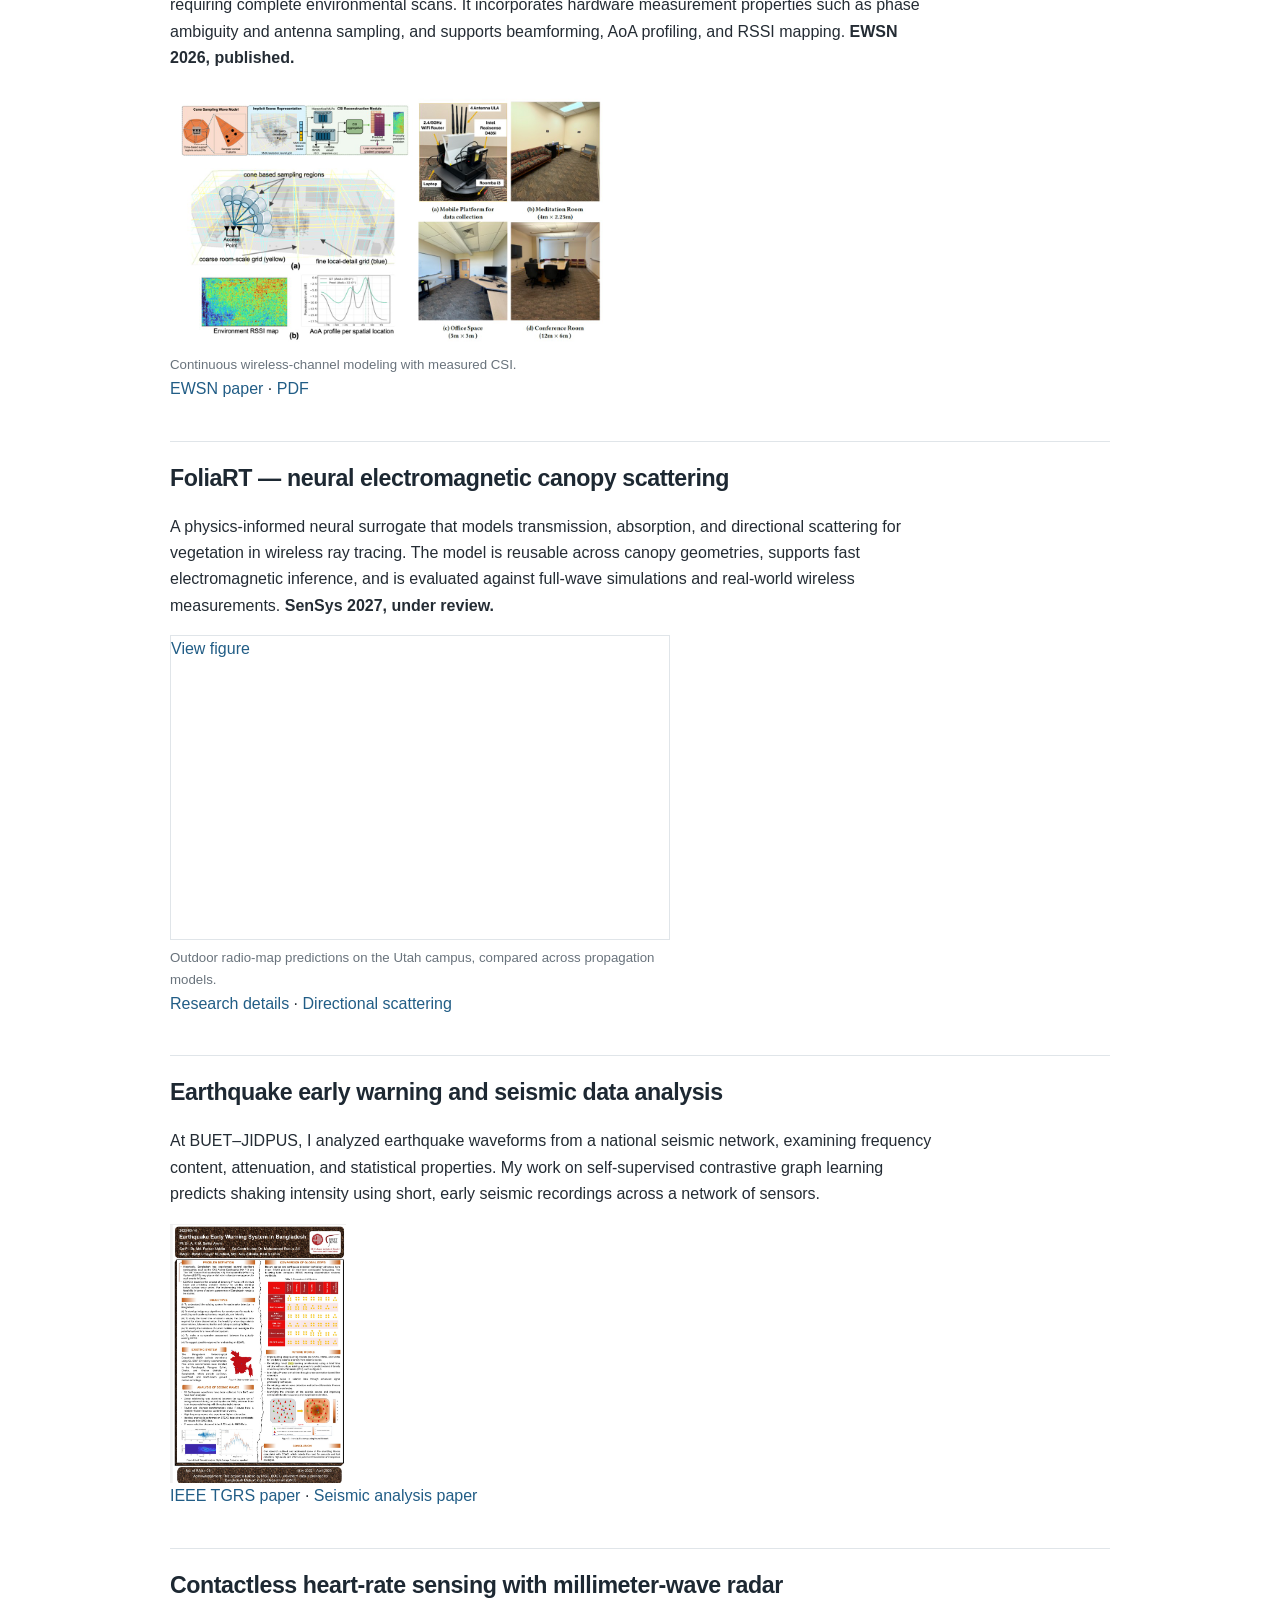
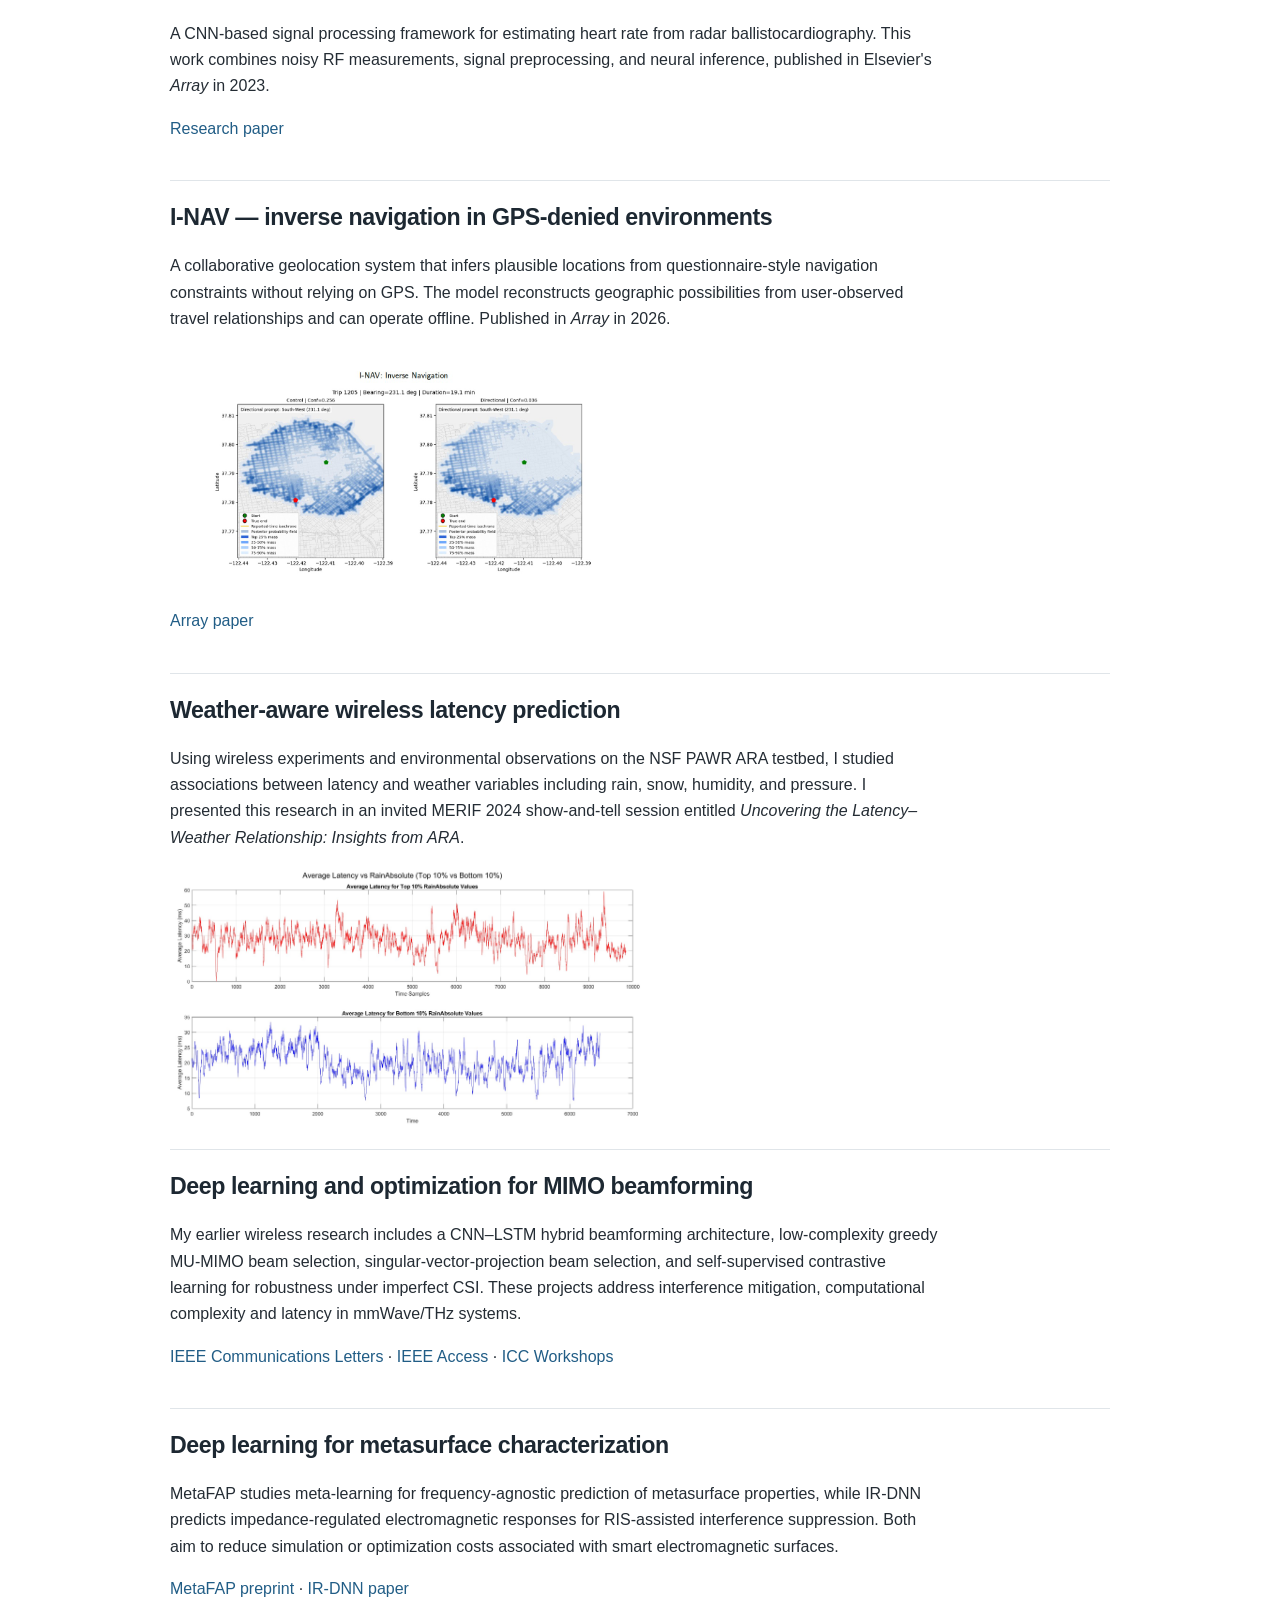
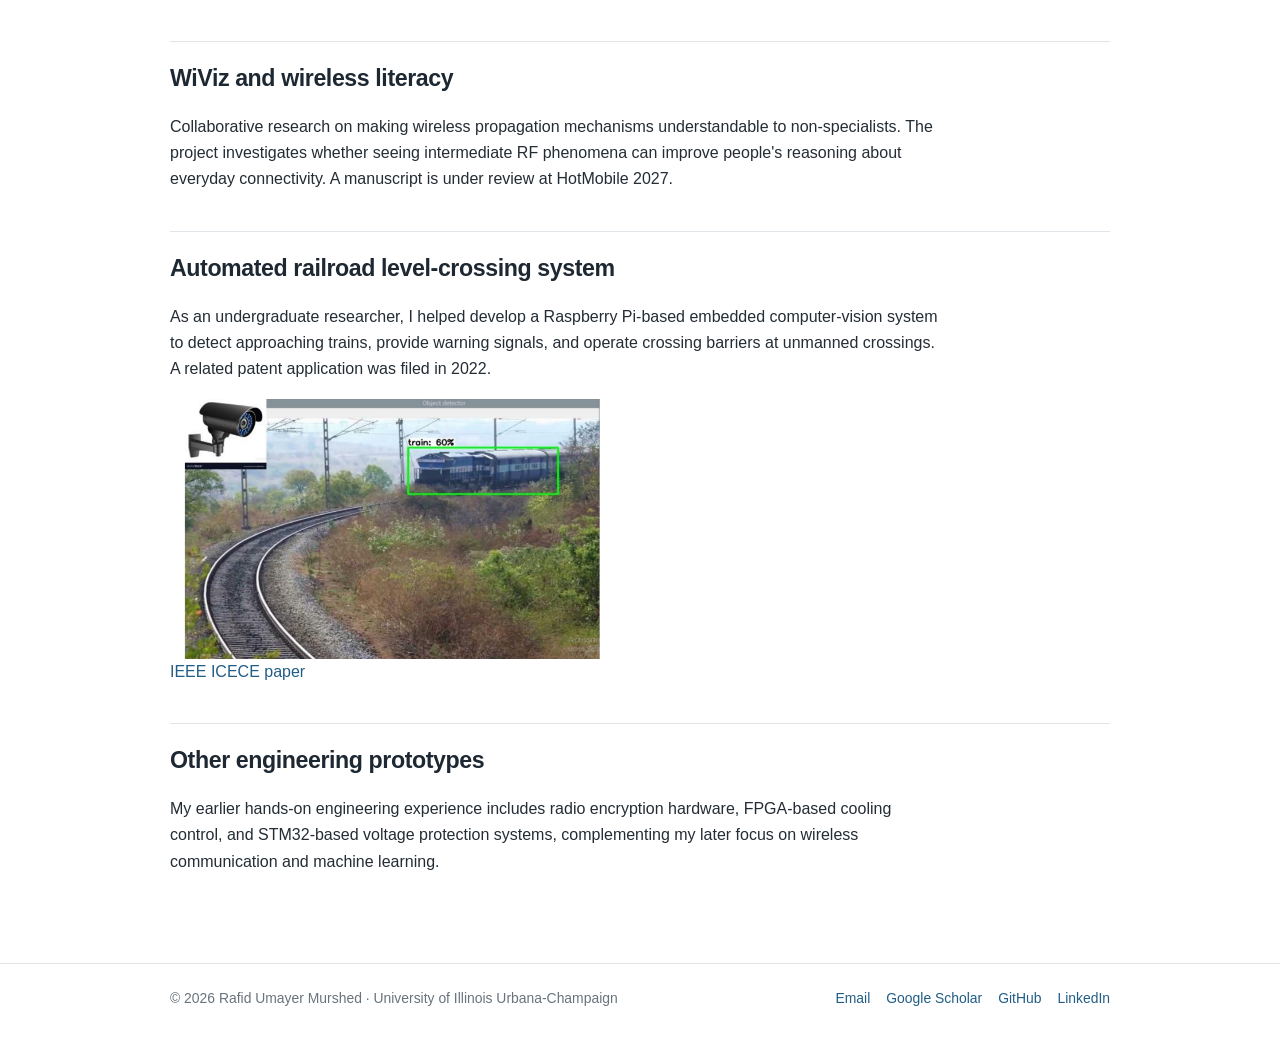
<file: projects.html>
<!doctype html><html lang="en"><head><meta charset="utf-8"><meta name="viewport" content="width=device-width,initial-scale=1"><meta name="description" content="Selected research projects in physics-informed learning, wireless systems, neural operators and sensing."><title>Projects | Rafid Umayer Murshed</title><link rel="canonical" href="https://rafid-umayer-97.github.io/projects.html"><meta property="og:type" content="website"><meta property="og:title" content="Projects | Rafid Umayer Murshed"><meta property="og:description" content="Selected research projects in physics-informed learning, wireless systems, neural operators and sensing."><meta property="og:image" content="https://rafid-umayer-97.github.io/img/Rafid-formal.jpg"><meta name="twitter:card" content="summary"><link rel="stylesheet" href="css/main.css"></head><body><a class="skip-link" href="#main">Skip to content</a><header class="site-header"><div class="container header-inner"><a class="site-name" href="index.html">Rafid Umayer Murshed</a><nav aria-label="Main navigation"><ul class="nav-list"><li><a href="index.html">Home</a></li><li><a href="research.html">Research</a></li><li><a href="publications.html">Publications</a></li><li><a href="projects.html" aria-current="page">Projects</a></li><li><a href="hobbies.html">Hobbies</a></li><li><a href="cv.html">CV</a></li><li><a href="contact.html">Contact</a></li></ul></nav></div></header><main id="main"><div class="container">
<header class="page-heading"><h1>Projects</h1><p class="lead">My research portfolio extends across physics-informed AI, wireless communications, computational electromagnetics, sensing, geolocation, and embedded systems. These selected projects reflect work from BUET, UT Dallas, UIUC, and my industry research internship.</p></header>
<section class="project-topic" id="rayno"><h2>RayNO — high-fidelity radio maps from inexpensive ray tracing</h2><p>A physics-unrolled neural operator that reconstructs accurate wireless propagation fields from lower-cost simulations. The architecture progressively refines specular reflection, diffraction, and scattering and examines generalization to different indoor environments and noise conditions. <strong>NeurIPS 2026, accepted.</strong></p><figure class="research-figure"><object data="figures/rayno-radio-maps-current.pdf#toolbar=0&amp;navpanes=0" type="application/pdf" aria-label="Radio-map comparisons: RayNO recovers fine-scale propagation structure from noisy supervision."><a href="figures/rayno-radio-maps-current.pdf">View radio-map comparisons</a></object><figcaption>Radio-map comparisons: RayNO recovers fine-scale propagation structure from noisy supervision.</figcaption></figure><p><a href="https://arxiv.org/abs/2608.18495">Paper</a> · <a href="research.html#rayno">Research details</a></p></section>
<section class="project-topic" id="gcno"><h2>GCNO — physics-based wireless channel compression</h2><p>A variable-rate neural operator developed during my InterDigital AI Lab internship. Rather than learning an opaque fixed-size code, it identifies dominant propagation paths and uses an analytic reconstruction rule; it generalizes to array sizes not used for training. In the submitted AAAI 2027 paper, it uses approximately one-third as many feedback bits as a strong baseline at comparable reconstruction quality.</p><figure class="research-figure"><object data="figures/gcno-original-architecture.pdf#toolbar=0&amp;navpanes=0" type="application/pdf" aria-label="GCNO estimates dominant multipath parameters and reconstructs the wireless channel analytically."><a href="figures/gcno-original-architecture.pdf">View figure</a></object><figcaption>GCNO estimates dominant multipath parameters and reconstructs the wireless channel analytically.</figcaption></figure><p><a href="https://arxiv.org/abs/2608.18522">Preprint</a> · <a href="research.html#gcno">Research details</a></p></section>
<section class="project-topic" id="winerf"><h2>WiNeRF — measurement-constrained wireless neural fields</h2><p>WiNeRF learns a spatially continuous wireless channel representation from commodity Wi-Fi CSI without requiring complete environmental scans. It incorporates hardware measurement properties such as phase ambiguity and antenna sampling, and supports beamforming, AoA profiling, and RSSI mapping. <strong>EWSN 2026, published.</strong></p><figure><img src="img/WiNeRF_for_Homepage.jpg" alt="WiNeRF estimates continuous radio fields from sparse Wi-Fi measurements" loading="lazy"><figcaption>Continuous wireless-channel modeling with measured CSI.</figcaption></figure><p><a href="https://doi.org/10.3217/ck00-mq70">EWSN paper</a> · <a href="img/WiNeRF___EWSN_2026__Camera_Ready_.pdf">PDF</a></p></section>
<section class="project-topic" id="foliart"><h2>FoliaRT — neural electromagnetic canopy scattering</h2><p>A physics-informed neural surrogate that models transmission, absorption, and directional scattering for vegetation in wireless ray tracing. The model is reusable across canopy geometries, supports fast electromagnetic inference, and is evaluated against full-wave simulations and real-world wireless measurements. <strong>SenSys 2027, under review.</strong></p><figure class="research-figure"><object data="figures/foliart-utah-radio-maps-current.pdf#toolbar=0&amp;navpanes=0" type="application/pdf" aria-label="Outdoor radio-map predictions on the Utah campus, compared across propagation models."><a href="figures/foliart-utah-radio-maps-current.pdf">View figure</a></object><figcaption>Outdoor radio-map predictions on the Utah campus, compared across propagation models.</figcaption></figure><p><a href="research.html#foliart">Research details</a> · <a href="figures/foliart-directional-scattering-current.pdf">Directional scattering</a></p></section>
<section class="project-topic" id="seismic"><h2>Earthquake early warning and seismic data analysis</h2><p>At BUET–JIDPUS, I analyzed earthquake waveforms from a national seismic network, examining frequency content, attenuation, and statistical properties. My work on self-supervised contrastive graph learning predicts shaking intensity using short, early seismic recordings across a network of sensors.</p><figure><img src="img/project-eew.jpg" alt="Existing illustration from the earthquake early-warning research project" loading="lazy"></figure><p><a href="https://doi.org/10.1109/TGRS.2024.3373643">IEEE TGRS paper</a> · <a href="https://doi.org/10.14455/ISEC.2023.10(1).RAD-08">Seismic analysis paper</a></p></section>
<section class="project-topic" id="radar"><h2>Contactless heart-rate sensing with millimeter-wave radar</h2><p>A CNN-based signal processing framework for estimating heart rate from radar ballistocardiography. This work combines noisy RF measurements, signal preprocessing, and neural inference, published in Elsevier's <em>Array</em> in 2023.</p><p><a href="https://doi.org/10.1016/j.array.2023.100327">Research paper</a></p></section>
<section class="project-topic" id="inav"><h2>I-NAV — inverse navigation in GPS-denied environments</h2><p>A collaborative geolocation system that infers plausible locations from questionnaire-style navigation constraints without relying on GPS. The model reconstructs geographic possibilities from user-observed travel relationships and can operate offline. Published in <em>Array</em> in 2026.</p><figure><img src="img/INAV_for_Homepage.jpg" alt="I-NAV project figure for GPS-denied geolocation" loading="lazy"></figure><p><a href="https://doi.org/10.1016/j.array.2026.100978">Array paper</a></p></section>
<section class="project-topic" id="weather"><h2>Weather-aware wireless latency prediction</h2><p>Using wireless experiments and environmental observations on the NSF PAWR ARA testbed, I studied associations between latency and weather variables including rain, snow, humidity, and pressure. I presented this research in an invited MERIF 2024 show-and-tell session entitled <em>Uncovering the Latency–Weather Relationship: Insights from ARA</em>.</p><figure><img src="img/project-weather-latency.jpg" alt="Weather-aware wireless latency research figure previously on this site" loading="lazy"></figure></section>
<section class="project-topic" id="beamforming"><h2>Deep learning and optimization for MIMO beamforming</h2><p>My earlier wireless research includes a CNN–LSTM hybrid beamforming architecture, low-complexity greedy MU-MIMO beam selection, singular-vector-projection beam selection, and self-supervised contrastive learning for robustness under imperfect CSI. These projects address interference mitigation, computational complexity and latency in mmWave/THz systems.</p><p><a href="publications.html#svbs">IEEE Communications Letters</a> · <a href="publications.html#mimo">IEEE Access</a> · <a href="publications.html#icc">ICC Workshops</a></p></section>
<section class="project-topic" id="metafap"><h2>Deep learning for metasurface characterization</h2><p>MetaFAP studies meta-learning for frequency-agnostic prediction of metasurface properties, while IR-DNN predicts impedance-regulated electromagnetic responses for RIS-assisted interference suppression. Both aim to reduce simulation or optimization costs associated with smart electromagnetic surfaces.</p><p><a href="https://arxiv.org/abs/2503.14866">MetaFAP preprint</a> · <a href="https://doi.org/10.23919/EuMC61614.2024.10732225">IR-DNN paper</a></p></section>
<section class="project-topic" id="wiviz"><h2>WiViz and wireless literacy</h2><p>Collaborative research on making wireless propagation mechanisms understandable to non-specialists. The project investigates whether seeing intermediate RF phenomena can improve people's reasoning about everyday connectivity. A manuscript is under review at HotMobile 2027.</p></section>
<section class="project-topic" id="level-crossing"><h2>Automated railroad level-crossing system</h2><p>As an undergraduate researcher, I helped develop a Raspberry Pi-based embedded computer-vision system to detect approaching trains, provide warning signals, and operate crossing barriers at unmanned crossings. A related patent application was filed in 2022.</p><figure><img src="img/project-level-crossing.jpg" alt="Raspberry Pi automated railroad crossing project photograph" loading="lazy"></figure><p><a href="https://doi.org/10.1109/ICECE57408.2022.10089007">IEEE ICECE paper</a></p></section>
<section class="project-topic" id="other"><h2>Other engineering prototypes</h2><p>My earlier hands-on engineering experience includes radio encryption hardware, FPGA-based cooling control, and STM32-based voltage protection systems, complementing my later focus on wireless communication and machine learning.</p></section></div></main><footer class="site-footer"><div class="container footer-inner"><span>© 2026 Rafid Umayer Murshed · University of Illinois Urbana-Champaign</span><div class="footer-links"><a href="mailto:rum3@illinois.edu">Email</a><a href="https://scholar.google.com/citations?user=-ZwK1vkAAAAJ">Google Scholar</a><a href="https://github.com/Rafid-Umayer-97">GitHub</a><a href="https://www.linkedin.com/in/rafid-murshed97/">LinkedIn</a></div></div></footer></body></html>
</file>
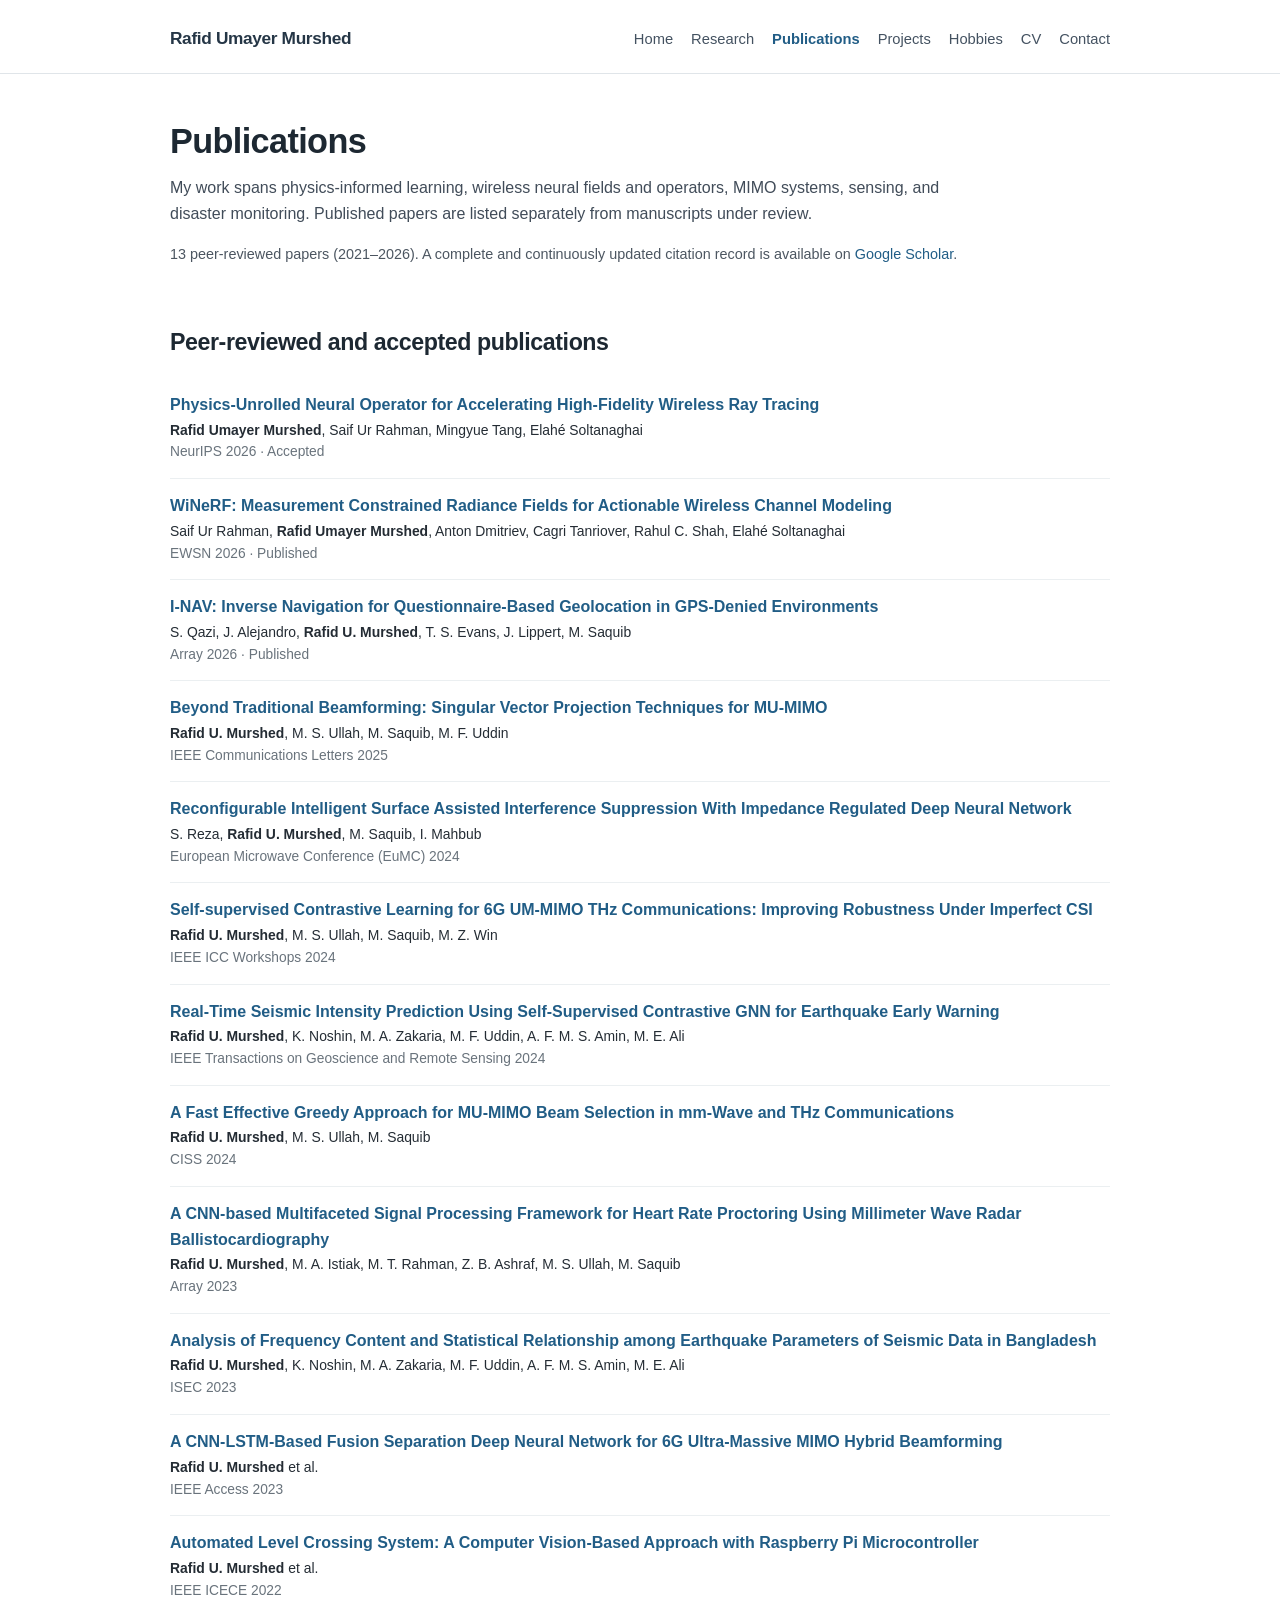
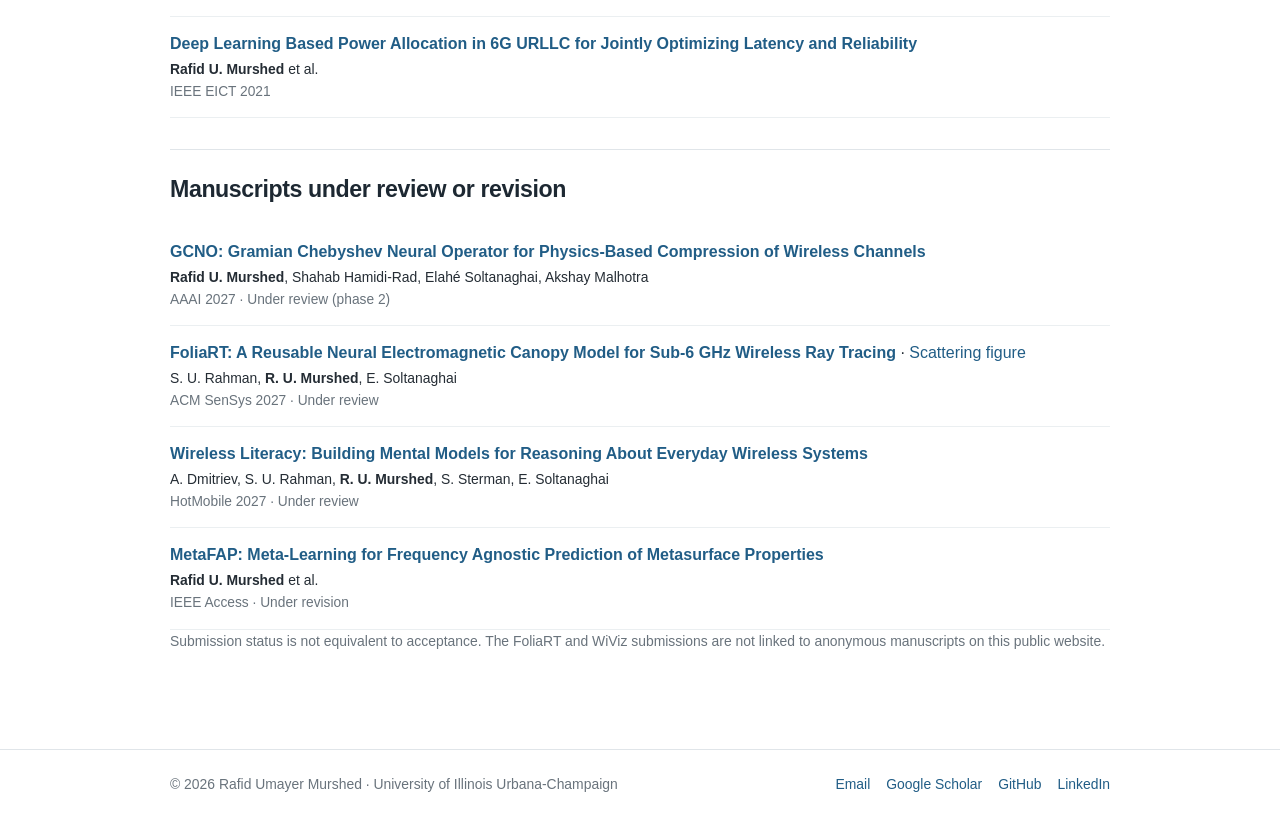
<file: publications.html>
<!doctype html><html lang="en"><head><meta charset="utf-8"><meta name="viewport" content="width=device-width,initial-scale=1"><meta name="description" content="Published and submitted research papers by Rafid Umayer Murshed, including NeurIPS 2026, EWSN 2026 and IEEE TGRS 2024."><title>Publications | Rafid Umayer Murshed</title><link rel="canonical" href="https://rafid-umayer-97.github.io/publications.html"><meta property="og:type" content="website"><meta property="og:title" content="Publications | Rafid Umayer Murshed"><meta property="og:description" content="Published and submitted research papers by Rafid Umayer Murshed, including NeurIPS 2026, EWSN 2026 and IEEE TGRS 2024."><meta property="og:image" content="https://rafid-umayer-97.github.io/img/Rafid-formal.jpg"><meta name="twitter:card" content="summary"><link rel="stylesheet" href="css/main.css"></head><body><a class="skip-link" href="#main">Skip to content</a><header class="site-header"><div class="container header-inner"><a class="site-name" href="index.html">Rafid Umayer Murshed</a><nav aria-label="Main navigation"><ul class="nav-list"><li><a href="index.html">Home</a></li><li><a href="research.html">Research</a></li><li><a href="publications.html" aria-current="page">Publications</a></li><li><a href="projects.html">Projects</a></li><li><a href="hobbies.html">Hobbies</a></li><li><a href="cv.html">CV</a></li><li><a href="contact.html">Contact</a></li></ul></nav></div></header><main id="main"><div class="container">
<header class="page-heading"><h1>Publications</h1><p class="lead">My work spans physics-informed learning, wireless neural fields and operators, MIMO systems, sensing, and disaster monitoring. Published papers are listed separately from manuscripts under review.</p><p class="publication-count">13 peer-reviewed papers (2021–2026). A complete and continuously updated citation record is available on <a href="https://scholar.google.com/citations?user=-ZwK1vkAAAAJ" target="_blank" rel="noopener noreferrer">Google Scholar</a>.</p></header>
<section class="content-section"><h2>Peer-reviewed and accepted publications</h2><ol class="reference-list"><li id="rayno"><div><strong><a href="https://arxiv.org/abs/2608.18495" target="_blank" rel="noopener noreferrer">Physics-Unrolled Neural Operator for Accelerating High-Fidelity Wireless Ray Tracing</a></strong></div><div class="small"><strong>Rafid Umayer Murshed</strong>, Saif Ur Rahman, Mingyue Tang, Elahé Soltanaghai</div><div class="pub-year">NeurIPS 2026 · Accepted</div></li><li id="winerf"><div><strong><a href="https://doi.org/10.3217/ck00-mq70" target="_blank" rel="noopener noreferrer">WiNeRF: Measurement Constrained Radiance Fields for Actionable Wireless Channel Modeling</a></strong></div><div class="small">Saif Ur Rahman, <strong>Rafid Umayer Murshed</strong>, Anton Dmitriev, Cagri Tanriover, Rahul C. Shah, Elahé Soltanaghai</div><div class="pub-year">EWSN 2026 · Published</div></li><li id="inav"><div><strong><a href="https://doi.org/10.1016/j.array.2026.100978" target="_blank" rel="noopener noreferrer">I-NAV: Inverse Navigation for Questionnaire-Based Geolocation in GPS-Denied Environments</a></strong></div><div class="small">S. Qazi, J. Alejandro, <strong>Rafid U. Murshed</strong>, T. S. Evans, J. Lippert, M. Saquib</div><div class="pub-year">Array 2026 · Published</div></li><li id="svbs"><div><strong><a href="https://doi.org/10.1109/LCOMM.2024.3522939" target="_blank" rel="noopener noreferrer">Beyond Traditional Beamforming: Singular Vector Projection Techniques for MU-MIMO</a></strong></div><div class="small"><strong>Rafid U. Murshed</strong>, M. S. Ullah, M. Saquib, M. F. Uddin</div><div class="pub-year">IEEE Communications Letters 2025</div></li><li id="ir-dnn"><div><strong><a href="https://doi.org/10.23919/EuMC61614.2024.10732225" target="_blank" rel="noopener noreferrer">Reconfigurable Intelligent Surface Assisted Interference Suppression With Impedance Regulated Deep Neural Network</a></strong></div><div class="small">S. Reza, <strong>Rafid U. Murshed</strong>, M. Saquib, I. Mahbub</div><div class="pub-year">European Microwave Conference (EuMC) 2024</div></li><li id="icc"><div><strong><a href="https://doi.org/10.1109/ICCWorkshops59551.2024.10615313" target="_blank" rel="noopener noreferrer">Self-supervised Contrastive Learning for 6G UM-MIMO THz Communications: Improving Robustness Under Imperfect CSI</a></strong></div><div class="small"><strong>Rafid U. Murshed</strong>, M. S. Ullah, M. Saquib, M. Z. Win</div><div class="pub-year">IEEE ICC Workshops 2024</div></li><li id="seismic"><div><strong><a href="https://doi.org/10.1109/TGRS.2024.3373643" target="_blank" rel="noopener noreferrer">Real-Time Seismic Intensity Prediction Using Self-Supervised Contrastive GNN for Earthquake Early Warning</a></strong></div><div class="small"><strong>Rafid U. Murshed</strong>, K. Noshin, M. A. Zakaria, M. F. Uddin, A. F. M. S. Amin, M. E. Ali</div><div class="pub-year">IEEE Transactions on Geoscience and Remote Sensing 2024</div></li><li id="greedy"><div><strong><a href="https://doi.org/10.1109/CISS59072.2024.10480178" target="_blank" rel="noopener noreferrer">A Fast Effective Greedy Approach for MU-MIMO Beam Selection in mm-Wave and THz Communications</a></strong></div><div class="small"><strong>Rafid U. Murshed</strong>, M. S. Ullah, M. Saquib</div><div class="pub-year">CISS 2024</div></li><li id="radar"><div><strong><a href="https://doi.org/10.1016/j.array.2023.100327" target="_blank" rel="noopener noreferrer">A CNN-based Multifaceted Signal Processing Framework for Heart Rate Proctoring Using Millimeter Wave Radar Ballistocardiography</a></strong></div><div class="small"><strong>Rafid U. Murshed</strong>, M. A. Istiak, M. T. Rahman, Z. B. Ashraf, M. S. Ullah, M. Saquib</div><div class="pub-year">Array 2023</div></li><li id="seismic-analysis"><div><strong><a href="https://doi.org/10.14455/ISEC.2023.10(1).RAD-08" target="_blank" rel="noopener noreferrer">Analysis of Frequency Content and Statistical Relationship among Earthquake Parameters of Seismic Data in Bangladesh</a></strong></div><div class="small"><strong>Rafid U. Murshed</strong>, K. Noshin, M. A. Zakaria, M. F. Uddin, A. F. M. S. Amin, M. E. Ali</div><div class="pub-year">ISEC 2023</div></li><li id="mimo"><div><strong><a href="https://doi.org/10.1109/ACCESS.2023.3266355" target="_blank" rel="noopener noreferrer">A CNN-LSTM-Based Fusion Separation Deep Neural Network for 6G Ultra-Massive MIMO Hybrid Beamforming</a></strong></div><div class="small"><strong>Rafid U. Murshed</strong> et al.</div><div class="pub-year">IEEE Access 2023</div></li><li id="crossing"><div><strong><a href="https://doi.org/10.1109/ICECE57408.2022.10089007" target="_blank" rel="noopener noreferrer">Automated Level Crossing System: A Computer Vision-Based Approach with Raspberry Pi Microcontroller</a></strong></div><div class="small"><strong>Rafid U. Murshed</strong> et al.</div><div class="pub-year">IEEE ICECE 2022</div></li><li id="power"><div><strong><a href="https://doi.org/10.1109/EICT54103.2021.9733558" target="_blank" rel="noopener noreferrer">Deep Learning Based Power Allocation in 6G URLLC for Jointly Optimizing Latency and Reliability</a></strong></div><div class="small"><strong>Rafid U. Murshed</strong> et al.</div><div class="pub-year">IEEE EICT 2021</div></li></ol></section>
<section class="content-section" id="manuscripts"><h2>Manuscripts under review or revision</h2><ol class="reference-list"><li id="gcno"><div><strong><a href="https://arxiv.org/abs/2608.18522" target="_blank" rel="noopener noreferrer">GCNO: Gramian Chebyshev Neural Operator for Physics-Based Compression of Wireless Channels</a></strong></div><div class="small"><strong>Rafid U. Murshed</strong>, Shahab Hamidi-Rad, Elahé Soltanaghai, Akshay Malhotra</div><div class="pub-year">AAAI 2027 · Under review (phase 2)</div></li><li id="foliart"><div><strong><a href="research.html#foliart">FoliaRT: A Reusable Neural Electromagnetic Canopy Model for Sub-6 GHz Wireless Ray Tracing</a></strong> · <a href="figures/foliart-directional-scattering-current.pdf">Scattering figure</a></div><div class="small">S. U. Rahman, <strong>R. U. Murshed</strong>, E. Soltanaghai</div><div class="pub-year">ACM SenSys 2027 · Under review</div></li><li id="wiviz"><div><strong><a href="projects.html#wiviz">Wireless Literacy: Building Mental Models for Reasoning About Everyday Wireless Systems</a></strong></div><div class="small">A. Dmitriev, S. U. Rahman, <strong>R. U. Murshed</strong>, S. Sterman, E. Soltanaghai</div><div class="pub-year">HotMobile 2027 · Under review</div></li><li id="metafap"><div><strong><a href="https://arxiv.org/abs/2503.14866" target="_blank" rel="noopener noreferrer">MetaFAP: Meta-Learning for Frequency Agnostic Prediction of Metasurface Properties</a></strong></div><div class="small"><strong>Rafid U. Murshed</strong> et al.</div><div class="pub-year">IEEE Access · Under revision</div></li></ol><p class="small muted">Submission status is not equivalent to acceptance. The FoliaRT and WiViz submissions are not linked to anonymous manuscripts on this public website.</p></section></div></main><footer class="site-footer"><div class="container footer-inner"><span>© 2026 Rafid Umayer Murshed · University of Illinois Urbana-Champaign</span><div class="footer-links"><a href="mailto:rum3@illinois.edu">Email</a><a href="https://scholar.google.com/citations?user=-ZwK1vkAAAAJ">Google Scholar</a><a href="https://github.com/Rafid-Umayer-97">GitHub</a><a href="https://www.linkedin.com/in/rafid-murshed97/">LinkedIn</a></div></div></footer></body></html>
</file>
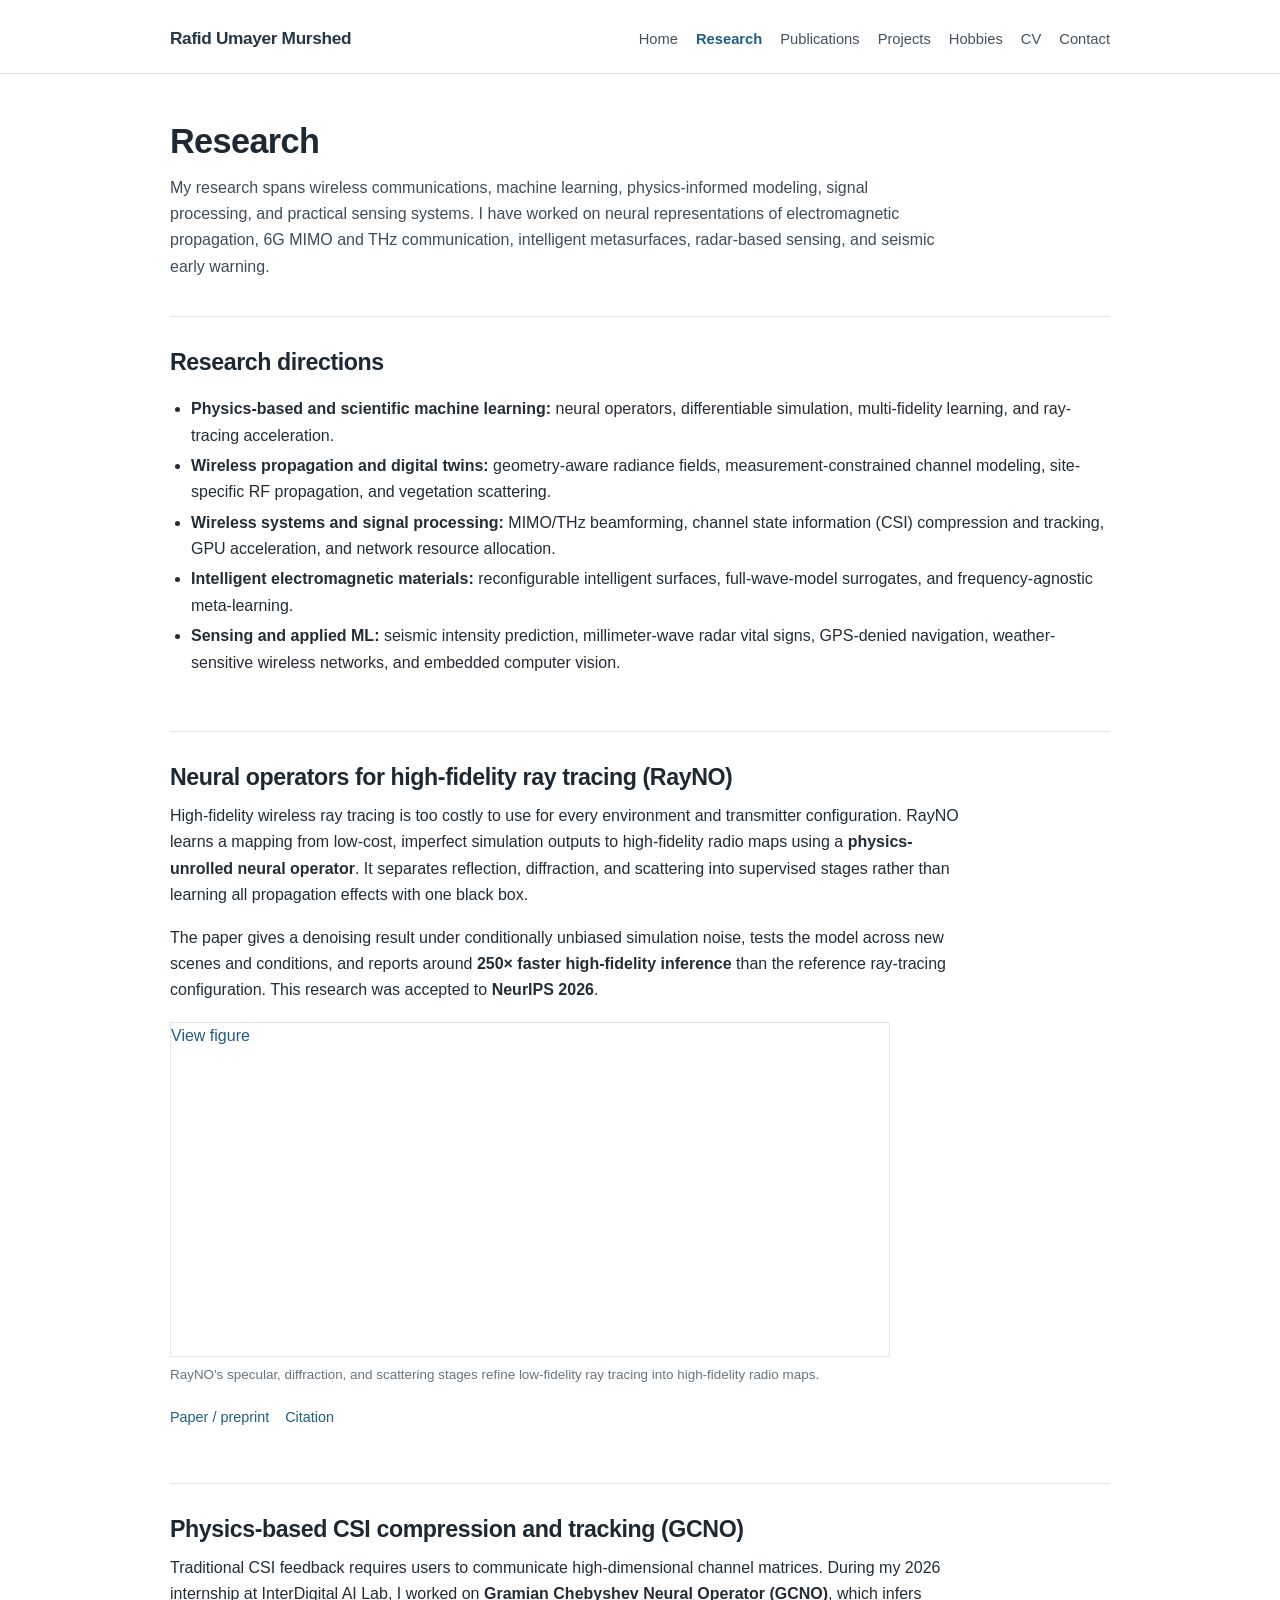
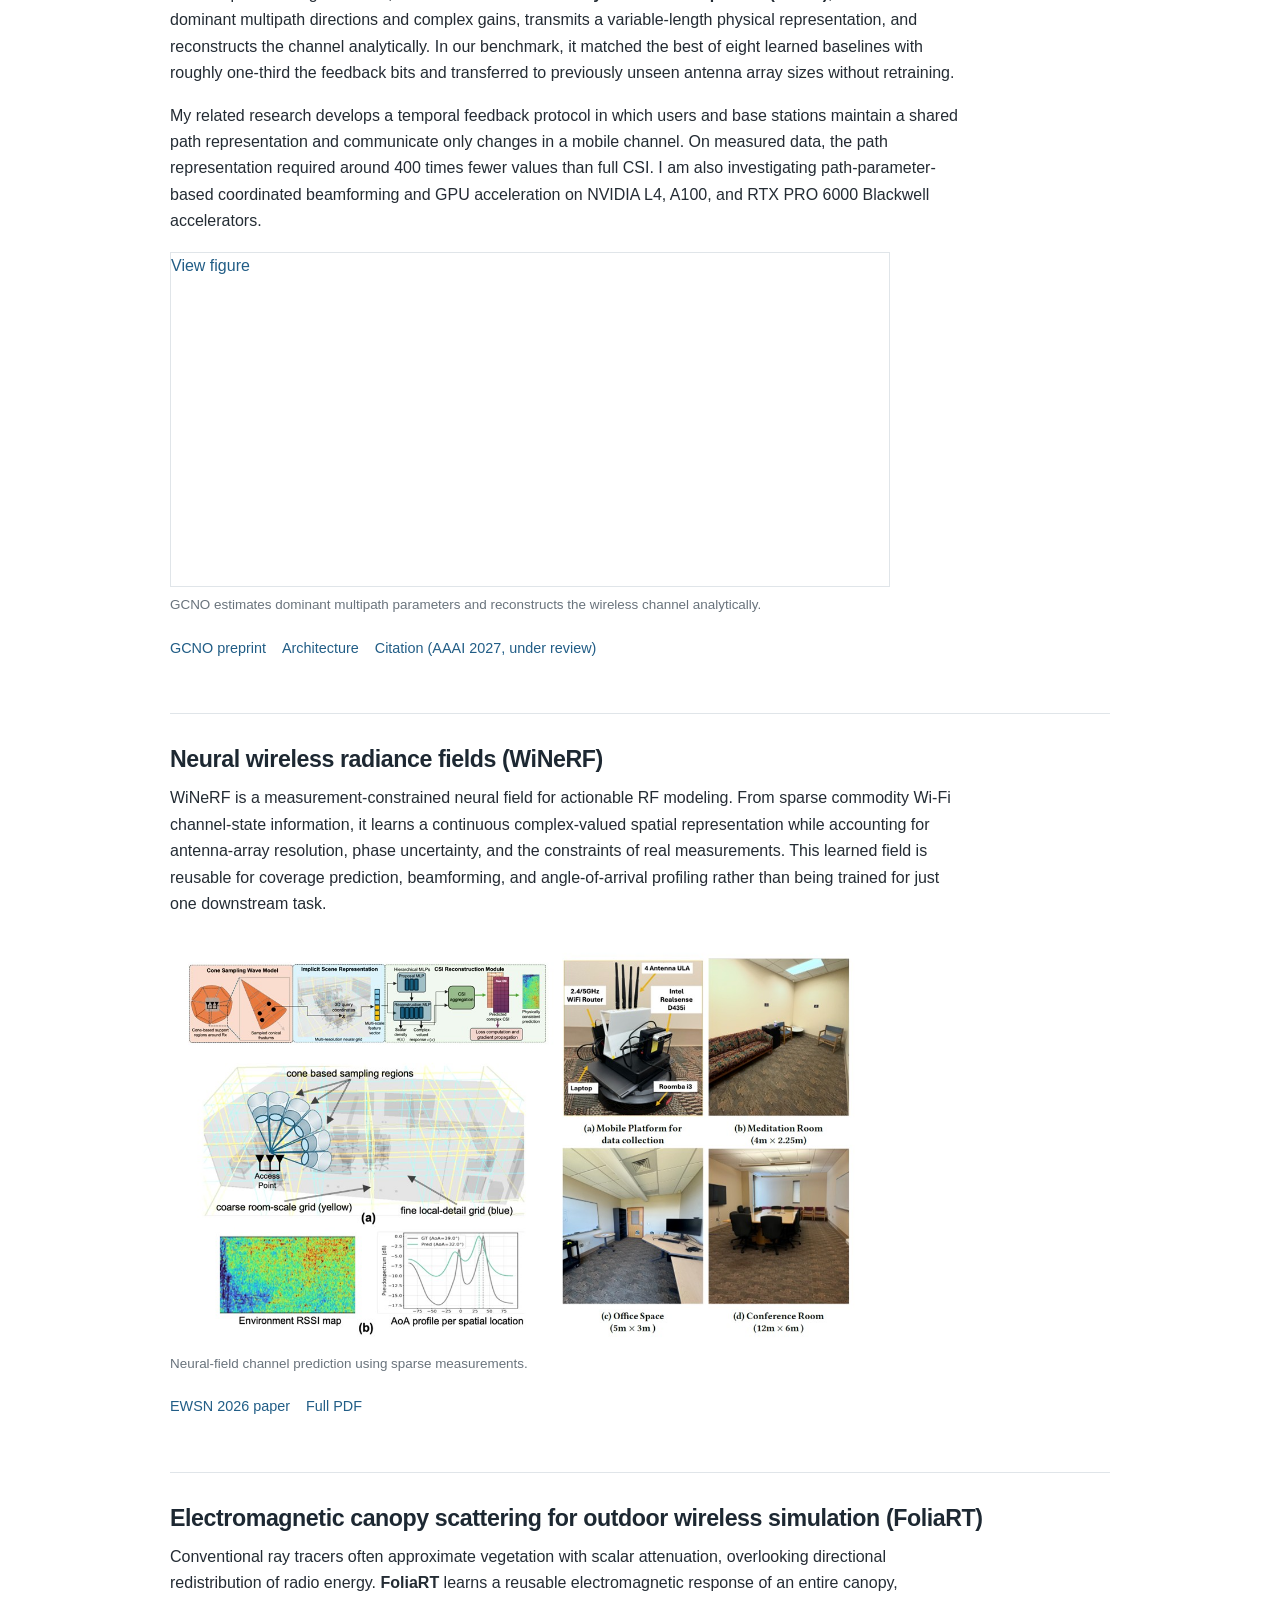
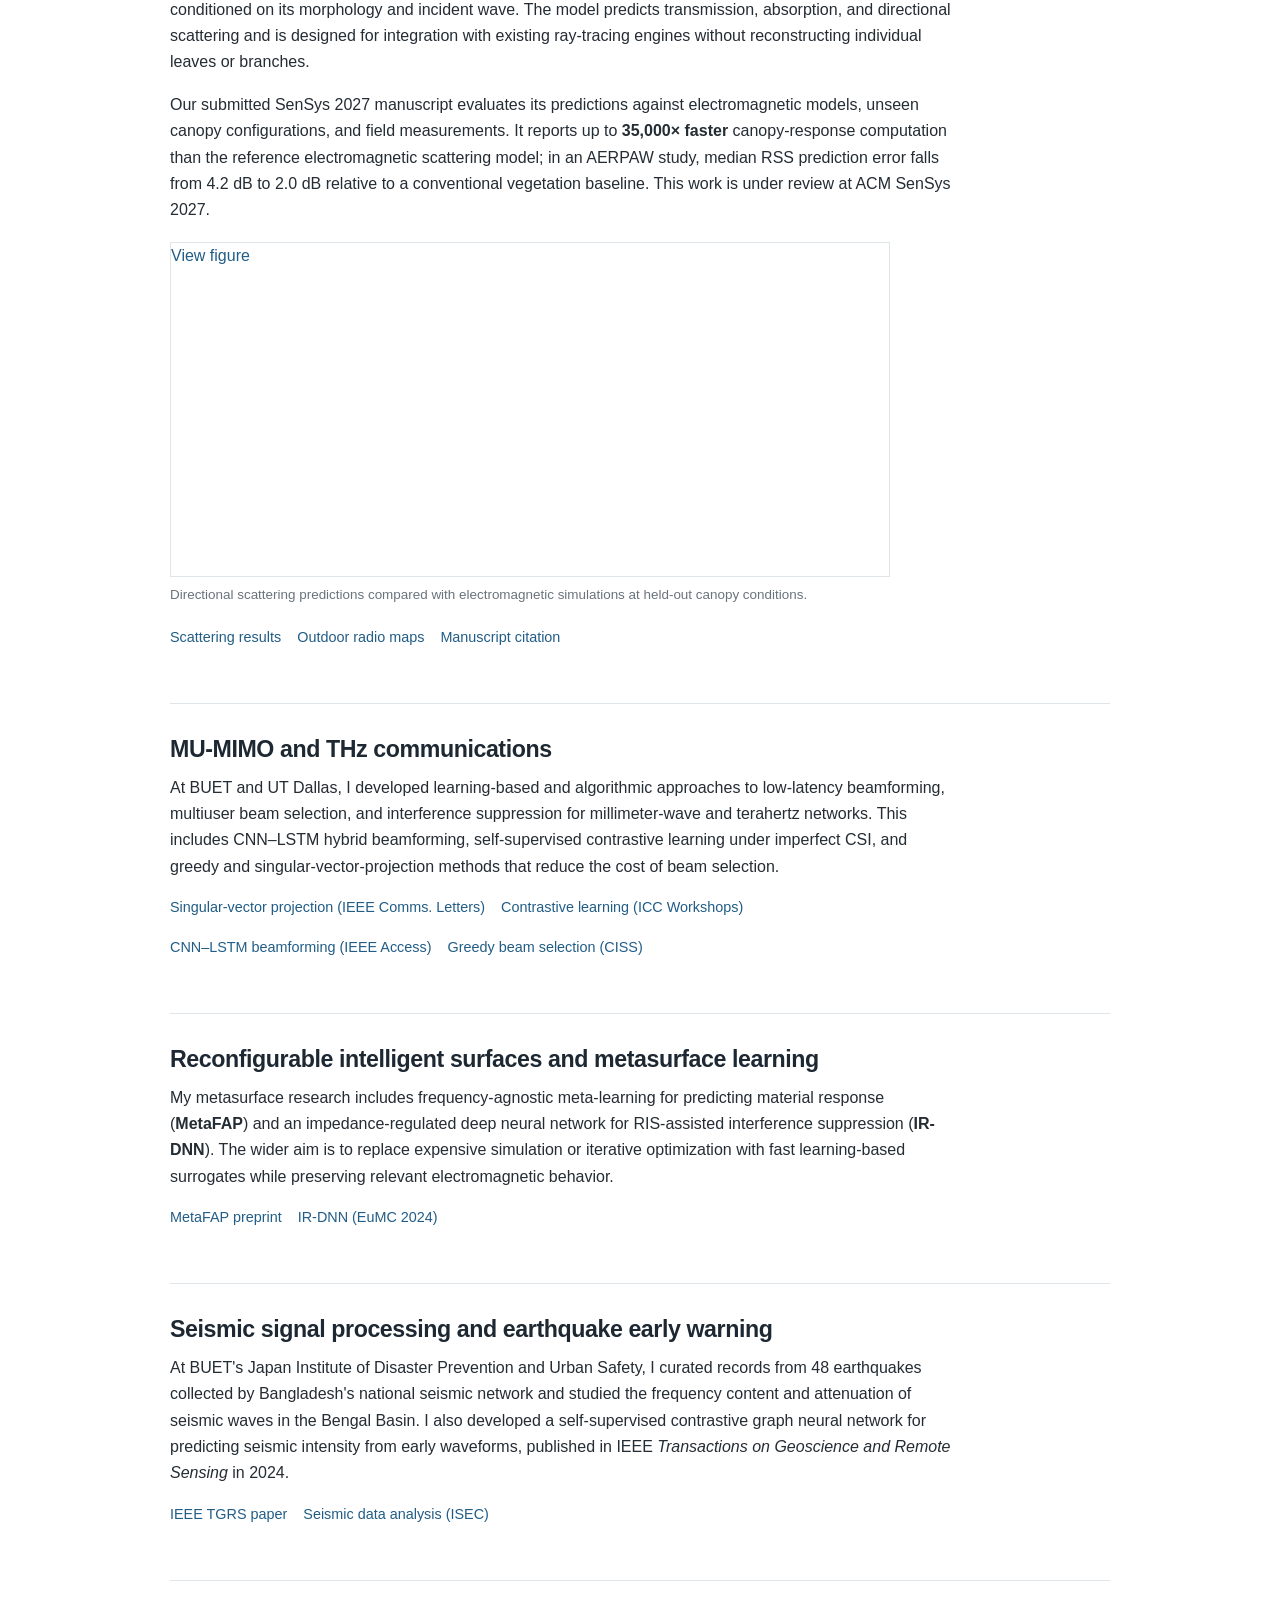
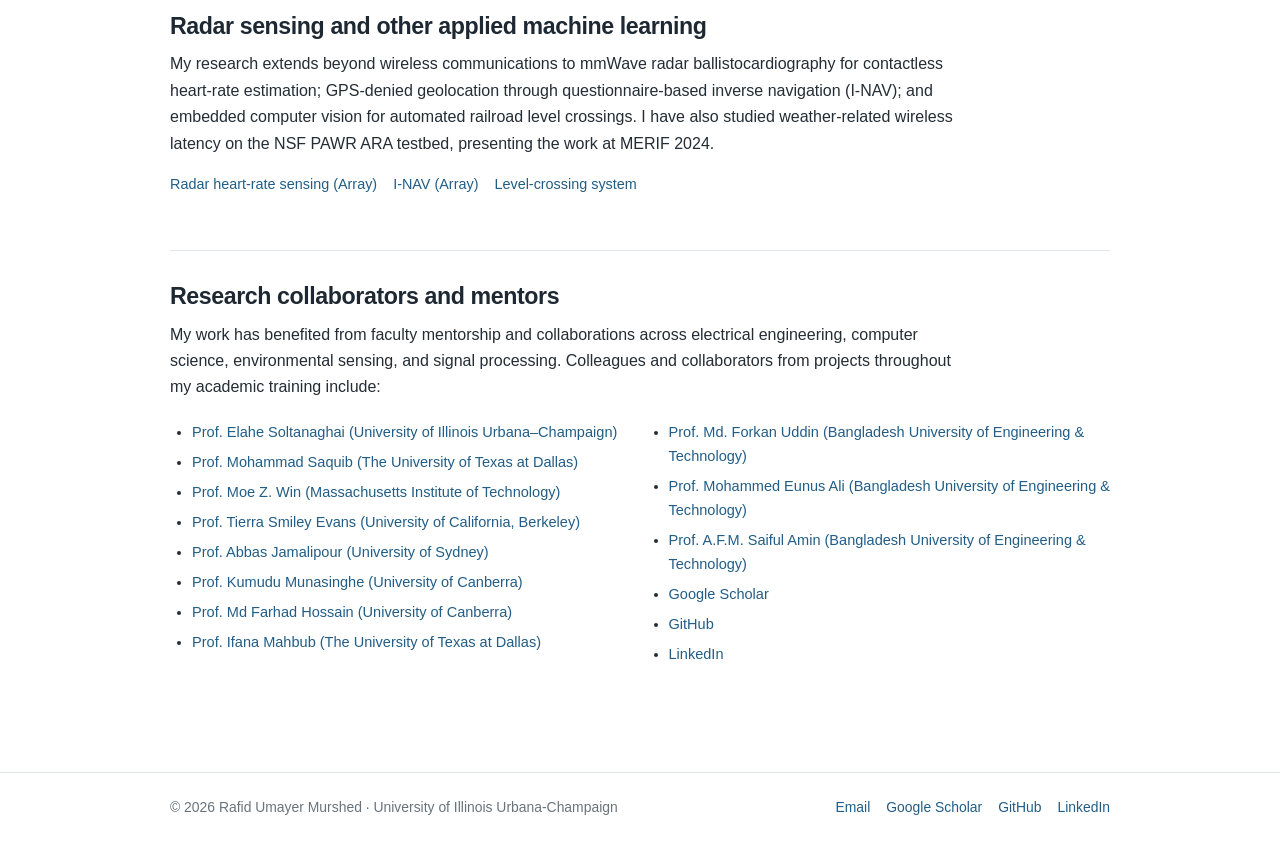
<file: research.html>
<!doctype html>
<html lang="en"><head>
<meta charset="utf-8"><meta name="viewport" content="width=device-width,initial-scale=1">
<meta name="description" content="Research on RayNO neural operators (NeurIPS 2026), GCNO compression, WiNeRF neural fields, FoliaRT scattering and seismic graph learning.">
<title>Research | Rafid Umayer Murshed</title>
<link rel="canonical" href="https://rafid-umayer-97.github.io/research.html">
<meta property="og:type" content="website"><meta property="og:title" content="Research | Rafid Umayer Murshed"><meta property="og:description" content="Research on RayNO neural operators (NeurIPS 2026), GCNO compression, WiNeRF neural fields, FoliaRT scattering and seismic graph learning."><meta property="og:image" content="https://rafid-umayer-97.github.io/img/Rafid-formal.jpg"><meta name="twitter:card" content="summary">
<link rel="stylesheet" href="css/main.css">
</head><body><a class="skip-link" href="#main">Skip to content</a><header class="site-header"><div class="container header-inner"><a class="site-name" href="index.html">Rafid Umayer Murshed</a><nav aria-label="Main navigation"><ul class="nav-list"><li><a href="index.html">Home</a></li><li><a href="research.html" aria-current="page">Research</a></li><li><a href="publications.html">Publications</a></li><li><a href="projects.html">Projects</a></li><li><a href="hobbies.html">Hobbies</a></li><li><a href="cv.html">CV</a></li><li><a href="contact.html">Contact</a></li></ul></nav></div></header><main id="main"><div class="container">
<header class="page-heading"><h1>Research</h1><p class="lead">My research spans wireless communications, machine learning, physics-informed modeling, signal processing, and practical sensing systems. I have worked on neural representations of electromagnetic propagation, 6G MIMO and THz communication, intelligent metasurfaces, radar-based sensing, and seismic early warning.</p></header>
<section class="research-section" id="directions"><h2>Research directions</h2><ul class="plain-list"><li><strong>Physics-based and scientific machine learning:</strong> neural operators, differentiable simulation, multi-fidelity learning, and ray-tracing acceleration.</li><li><strong>Wireless propagation and digital twins:</strong> geometry-aware radiance fields, measurement-constrained channel modeling, site-specific RF propagation, and vegetation scattering.</li><li><strong>Wireless systems and signal processing:</strong> MIMO/THz beamforming, channel state information (CSI) compression and tracking, GPU acceleration, and network resource allocation.</li><li><strong>Intelligent electromagnetic materials:</strong> reconfigurable intelligent surfaces, full-wave-model surrogates, and frequency-agnostic meta-learning.</li><li><strong>Sensing and applied ML:</strong> seismic intensity prediction, millimeter-wave radar vital signs, GPS-denied navigation, weather-sensitive wireless networks, and embedded computer vision.</li></ul></section>
<section class="research-section" id="rayno"><h2>Neural operators for high-fidelity ray tracing (RayNO)</h2>
<p>High-fidelity wireless ray tracing is too costly to use for every environment and transmitter configuration. RayNO learns a mapping from low-cost, imperfect simulation outputs to high-fidelity radio maps using a <strong>physics-unrolled neural operator</strong>. It separates reflection, diffraction, and scattering into supervised stages rather than learning all propagation effects with one black box.</p>
<p>The paper gives a denoising result under conditionally unbiased simulation noise, tests the model across new scenes and conditions, and reports around <strong>250× faster high-fidelity inference</strong> than the reference ray-tracing configuration. This research was accepted to <strong>NeurIPS 2026</strong>.</p>
<figure class="research-figure"><object data="figures/rayno-concept-current.pdf#toolbar=0&amp;navpanes=0" type="application/pdf" aria-label="RayNO's specular, diffraction, and scattering stages refine low-fidelity ray tracing into high-fidelity radio maps."><a href="figures/rayno-concept-current.pdf">View figure</a></object><figcaption>RayNO's specular, diffraction, and scattering stages refine low-fidelity ray tracing into high-fidelity radio maps.</figcaption></figure>
<p class="research-links"><a href="https://arxiv.org/abs/2608.18495">Paper / preprint</a><a href="publications.html#rayno">Citation</a></p></section>
<section class="research-section" id="gcno"><h2>Physics-based CSI compression and tracking (GCNO)</h2>
<p>Traditional CSI feedback requires users to communicate high-dimensional channel matrices. During my 2026 internship at InterDigital AI Lab, I worked on <strong>Gramian Chebyshev Neural Operator (GCNO)</strong>, which infers dominant multipath directions and complex gains, transmits a variable-length physical representation, and reconstructs the channel analytically. In our benchmark, it matched the best of eight learned baselines with roughly one-third the feedback bits and transferred to previously unseen antenna array sizes without retraining.</p>
<p>My related research develops a temporal feedback protocol in which users and base stations maintain a shared path representation and communicate only changes in a mobile channel. On measured data, the path representation required around 400 times fewer values than full CSI. I am also investigating path-parameter-based coordinated beamforming and GPU acceleration on NVIDIA L4, A100, and RTX PRO 6000 Blackwell accelerators.</p>
<figure class="research-figure"><object data="figures/gcno-original-architecture.pdf#toolbar=0&amp;navpanes=0" type="application/pdf" aria-label="GCNO estimates dominant multipath parameters and reconstructs the wireless channel analytically."><a href="figures/gcno-original-architecture.pdf">View figure</a></object><figcaption>GCNO estimates dominant multipath parameters and reconstructs the wireless channel analytically.</figcaption></figure>
<p class="research-links"><a href="https://arxiv.org/abs/2608.18522">GCNO preprint</a><a href="figures/gcno-original-architecture.pdf">Architecture</a><a href="publications.html#gcno">Citation (AAAI 2027, under review)</a></p></section>
<section class="research-section" id="winerf"><h2>Neural wireless radiance fields (WiNeRF)</h2>
<p>WiNeRF is a measurement-constrained neural field for actionable RF modeling. From sparse commodity Wi-Fi channel-state information, it learns a continuous complex-valued spatial representation while accounting for antenna-array resolution, phase uncertainty, and the constraints of real measurements. This learned field is reusable for coverage prediction, beamforming, and angle-of-arrival profiling rather than being trained for just one downstream task.</p>
<figure class="research-figure"><img src="img/WiNeRF_for_Homepage.jpg" alt="Measurement-constrained WiNeRF channel modeling from commodity Wi-Fi data" loading="lazy"><figcaption>Neural-field channel prediction using sparse measurements.</figcaption></figure>
<p class="research-links"><a href="https://doi.org/10.3217/ck00-mq70">EWSN 2026 paper</a><a href="img/WiNeRF___EWSN_2026__Camera_Ready_.pdf">Full PDF</a></p></section>
<section class="research-section" id="foliart"><h2>Electromagnetic canopy scattering for outdoor wireless simulation (FoliaRT)</h2>
<p>Conventional ray tracers often approximate vegetation with scalar attenuation, overlooking directional redistribution of radio energy. <strong>FoliaRT</strong> learns a reusable electromagnetic response of an entire canopy, conditioned on its morphology and incident wave. The model predicts transmission, absorption, and directional scattering and is designed for integration with existing ray-tracing engines without reconstructing individual leaves or branches.</p>
<p>Our submitted SenSys 2027 manuscript evaluates its predictions against electromagnetic models, unseen canopy configurations, and field measurements. It reports up to <strong>35,000× faster</strong> canopy-response computation than the reference electromagnetic scattering model; in an AERPAW study, median RSS prediction error falls from 4.2 dB to 2.0 dB relative to a conventional vegetation baseline. This work is under review at ACM SenSys 2027.</p>
<figure class="research-figure"><object data="figures/foliart-directional-scattering-current.pdf#toolbar=0&amp;navpanes=0" type="application/pdf" aria-label="Directional scattering predictions compared with electromagnetic simulations at held-out canopy conditions."><a href="figures/foliart-directional-scattering-current.pdf">View figure</a></object><figcaption>Directional scattering predictions compared with electromagnetic simulations at held-out canopy conditions.</figcaption></figure>
<p class="research-links"><a href="figures/foliart-directional-scattering-current.pdf">Scattering results</a><a href="figures/foliart-utah-radio-maps-current.pdf">Outdoor radio maps</a><a href="publications.html#foliart">Manuscript citation</a></p></section>
<section class="research-section" id="mimo"><h2>MU-MIMO and THz communications</h2><p>At BUET and UT Dallas, I developed learning-based and algorithmic approaches to low-latency beamforming, multiuser beam selection, and interference suppression for millimeter-wave and terahertz networks. This includes CNN–LSTM hybrid beamforming, self-supervised contrastive learning under imperfect CSI, and greedy and singular-vector-projection methods that reduce the cost of beam selection.</p><p class="research-links"><a href="https://doi.org/10.1109/LCOMM.2024.3522939">Singular-vector projection (IEEE Comms. Letters)</a><a href="https://doi.org/10.1109/ICCWorkshops59551.2024.10615313">Contrastive learning (ICC Workshops)</a><a href="https://doi.org/10.1109/ACCESS.2023.3266355">CNN–LSTM beamforming (IEEE Access)</a><a href="https://doi.org/10.1109/CISS59072.2024.10480178">Greedy beam selection (CISS)</a></p></section>
<section class="research-section" id="metasurfaces"><h2>Reconfigurable intelligent surfaces and metasurface learning</h2><p>My metasurface research includes frequency-agnostic meta-learning for predicting material response (<strong>MetaFAP</strong>) and an impedance-regulated deep neural network for RIS-assisted interference suppression (<strong>IR-DNN</strong>). The wider aim is to replace expensive simulation or iterative optimization with fast learning-based surrogates while preserving relevant electromagnetic behavior.</p><p class="research-links"><a href="https://arxiv.org/abs/2503.14866">MetaFAP preprint</a><a href="https://doi.org/10.23919/EuMC61614.2024.10732225">IR-DNN (EuMC 2024)</a></p></section>
<section class="research-section" id="seismic"><h2>Seismic signal processing and earthquake early warning</h2><p>At BUET's Japan Institute of Disaster Prevention and Urban Safety, I curated records from 48 earthquakes collected by Bangladesh's national seismic network and studied the frequency content and attenuation of seismic waves in the Bengal Basin. I also developed a self-supervised contrastive graph neural network for predicting seismic intensity from early waveforms, published in IEEE <em>Transactions on Geoscience and Remote Sensing</em> in 2024.</p><p class="research-links"><a href="https://doi.org/10.1109/TGRS.2024.3373643">IEEE TGRS paper</a><a href="https://doi.org/10.14455/ISEC.2023.10(1).RAD-08">Seismic data analysis (ISEC)</a></p></section>
<section class="research-section" id="radar"><h2>Radar sensing and other applied machine learning</h2><p>My research extends beyond wireless communications to mmWave radar ballistocardiography for contactless heart-rate estimation; GPS-denied geolocation through questionnaire-based inverse navigation (I-NAV); and embedded computer vision for automated railroad level crossings. I have also studied weather-related wireless latency on the NSF PAWR ARA testbed, presenting the work at MERIF 2024.</p><p class="research-links"><a href="https://doi.org/10.1016/j.array.2023.100327">Radar heart-rate sensing (Array)</a><a href="https://doi.org/10.1016/j.array.2026.100978">I-NAV (Array)</a><a href="https://doi.org/10.1109/ICECE57408.2022.10089007">Level-crossing system</a></p></section>
<section class="research-section" id="collaborators"><h2>Research collaborators and mentors</h2><p>My work has benefited from faculty mentorship and collaborations across electrical engineering, computer science, environmental sensing, and signal processing. Colleagues and collaborators from projects throughout my academic training include:</p><ul class="collab-list"><li><a href="https://elahe.web.illinois.edu/">Prof. Elahe Soltanaghai (University of Illinois Urbana–Champaign)</a></li><li><a href="https://www.utdallas.edu/~saquib/">Prof. Mohammad Saquib (The University of Texas at Dallas)</a></li><li><a href="https://aeroastro.mit.edu/people/moe-z-win/">Prof. Moe Z. Win (Massachusetts Institute of Technology)</a></li><li><a href="https://publichealth.berkeley.edu/people/tierra-smiley-evans">Prof. Tierra Smiley Evans (University of California, Berkeley)</a></li><li><a href="https://www.sydney.edu.au/engineering/about/our-people/academic-staff/abbas-jamalipour.html">Prof. Abbas Jamalipour (University of Sydney)</a></li><li><a href="https://researchprofiles.canberra.edu.au/en/persons/kumudu-munasinghe">Prof. Kumudu Munasinghe (University of Canberra)</a></li><li><a href="https://researchprofiles.canberra.edu.au/en/persons/md-farhad-hossain">Prof. Md Farhad Hossain (University of Canberra)</a></li><li><a href="https://ece.utdallas.edu/people/tenure-system-faculty/mahbub-ifana/">Prof. Ifana Mahbub (The University of Texas at Dallas)</a></li><li><a href="https://eee.buet.ac.bd/people/faculty/dmfu">Prof. Md. Forkan Uddin (Bangladesh University of Engineering &amp; Technology)</a></li><li><a href="https://cse.buet.ac.bd/faculty/faculty_detail/eunus">Prof. Mohammed Eunus Ali (Bangladesh University of Engineering &amp; Technology)</a></li><li><a href="https://saifulamin.info/">Prof. A.F.M. Saiful Amin (Bangladesh University of Engineering &amp; Technology)</a></li><li><a href="https://scholar.google.com/citations?user=-ZwK1vkAAAAJ&amp;hl=en">Google Scholar</a></li><li><a href="https://github.com/Rafid-Umayer-97">GitHub</a></li><li><a href="https://www.linkedin.com/in/rafid-murshed97/">LinkedIn</a></li></ul></section>
</div></main><footer class="site-footer"><div class="container footer-inner"><span>© 2026 Rafid Umayer Murshed · University of Illinois Urbana-Champaign</span><div class="footer-links"><a href="mailto:rum3@illinois.edu">Email</a><a href="https://scholar.google.com/citations?user=-ZwK1vkAAAAJ">Google Scholar</a><a href="https://github.com/Rafid-Umayer-97">GitHub</a><a href="https://www.linkedin.com/in/rafid-murshed97/">LinkedIn</a></div></div></footer></body></html>
</file>
<file: css/main.css>
/* Academic website — deliberately simple, readable, and content-first. */
:root{
  --ink:#242c34;--secondary:#4c5661;--muted:#69737c;
  --link:#215d86;--line:#e0e5e9;--paper:#fff;--soft:#f8fafb;
}
*{box-sizing:border-box}
html{scroll-behavior:smooth}
body{margin:0;background:var(--paper);color:var(--ink);font:16px/1.65 -apple-system,BlinkMacSystemFont,"Segoe UI",Arial,"Helvetica Neue",sans-serif;-webkit-font-smoothing:antialiased}
a{color:var(--link);text-decoration:none}
a:hover{text-decoration:underline;text-underline-offset:3px}
a:focus-visible,button:focus-visible{outline:2px solid var(--link);outline-offset:3px}
h1,h2,h3{line-height:1.29;letter-spacing:-.018em;color:#1d2832}
h1{font-size:2.14rem;font-weight:650;margin:0 0 12px}
h2{font-size:1.45rem;font-weight:640;margin:0 0 20px}
h3{font-size:1.08rem;font-weight:650;margin:0 0 6px}
p{margin:0 0 16px}
img{max-width:100%;vertical-align:middle}
main{min-height:64vh}
.container{width:min(940px,calc(100% - 48px));margin:0 auto}
.skip-link{position:absolute;left:16px;top:-100px;background:#fff;border:1px solid var(--link);padding:10px 14px;z-index:10}
.skip-link:focus{top:10px}
.site-header{border-bottom:1px solid var(--line);padding:24px 0 20px}
.header-inner{display:flex;align-items:baseline;justify-content:space-between;gap:25px}
.site-name{font-weight:700;font-size:1.08rem;letter-spacing:-.02em;color:#253646}
.site-name:hover{text-decoration:none}
.nav-list{display:flex;flex-wrap:wrap;gap:18px;list-style:none;padding:0;margin:0}
.nav-list a{font-size:.92rem;color:#445261}
.nav-list a[aria-current=page]{font-weight:700;color:var(--link)}
.intro{display:grid;grid-template-columns:minmax(0,1fr) 230px;gap:52px;align-items:start;padding:48px 0 24px}
.identity{font-size:1.02rem;color:var(--secondary);margin:0 0 24px}
.intro p{max-width:630px}
.intro-portrait{margin:0;text-align:center}
.intro-portrait img{display:block;width:100%;height:auto;max-height:none;object-fit:contain;object-position:center;border:1px solid #e0e4e7;background:#f8f8f8}
.intro-portrait figcaption{font-size:.76rem;margin-top:7px;color:var(--muted)}
.quick-links{margin-top:22px;font-size:.94rem}
.quick-links a{margin-right:13px;white-space:nowrap}
.content-section{padding:25px 0 31px;border-top:1px solid var(--line)}
.content-section:first-of-type{border-top:0}
.section-note{font-size:.92rem;color:var(--secondary);max-width:720px}
.news-list{list-style:none;margin:0;padding:0}
.news-list li{display:grid;grid-template-columns:99px 1fr;gap:17px;margin:0;padding:6px 0}
.news-date{color:var(--muted);font-size:.9rem;font-weight:650}
.subhead{margin-top:25px;margin-bottom:12px;font-size:1.14rem;font-weight:640}
.paper-list{display:grid;gap:0}
.paper{display:grid;grid-template-columns:198px minmax(0,1fr);gap:20px;align-items:start;padding:22px 0;border-top:1px solid #e9edf0}
.paper:first-child{border-top:0;padding-top:0}
.paper-figure{margin:0;width:100%;min-height:104px;text-align:center}
.paper-figure a{display:block}
.paper-figure img{display:block;width:100%;height:auto;max-height:170px;object-fit:contain;object-position:center;background:#fff;border:1px solid #eef0f3}
.paper-figure figcaption{margin-top:5px;font-size:.74rem;color:var(--muted);line-height:1.3}
.paper-figure--blank{min-height:0}
.paper:has(.paper-figure--blank),.paper:has(.paper-figure[style*="display: none"]){grid-template-columns:1fr}

.paper-text{min-width:0}
.paper-title{font-size:1.02rem;font-weight:690;line-height:1.4;color:#203747;margin:0 0 5px}
.paper-title a{color:inherit}
.paper-title a:hover{color:var(--link)}
.paper-authors{font-size:.89rem;color:#43515f;line-height:1.45;margin:0 0 4px}
.paper-venue{font-size:.87rem;color:#536674;font-style:italic;margin:0 0 8px}
.paper-summary{font-size:.91rem;color:#424b56;line-height:1.56;margin:0 0 8px}
.paper-links{font-size:.86rem;display:flex;flex-wrap:wrap;gap:15px}
.paper-links a{white-space:nowrap}
.plain-list{padding-left:21px}
.plain-list li{padding:2px 0}
.two-col{display:grid;grid-template-columns:1fr 1fr;gap:36px}
.short-bio{max-width:800px}
.entry{margin:0 0 22px}
.entry-heading{margin:0;font-weight:650}
.entry-subtitle{color:var(--secondary);font-size:.9rem;margin:3px 0 7px}
.entry p,.entry li{font-size:.93rem}
.page-heading{padding:45px 0 20px}
.page-heading .lead{max-width:770px;color:#414c59}
.research-section{border-top:1px solid var(--line);padding:31px 0 37px}
.research-section h2{margin-bottom:10px}
.research-section p{max-width:790px}
.research-figure{margin:18px 0 20px;max-width:730px}
.research-figure img{display:block;max-width:100%;width:auto;height:auto;max-height:440px;object-fit:contain}
.research-figure figcaption{font-size:.85rem;color:var(--muted);margin-top:8px}
.research-links{font-size:.9rem;display:flex;gap:16px;flex-wrap:wrap}
.reference-list{list-style:none;padding:0;margin:0}
.reference-list li{padding:14px 0;border-bottom:1px solid #ebeff1}
.reference-list .pub-year{color:var(--muted);font-size:.86rem}
.muted{color:var(--muted)}
.small{font-size:.87rem}
.publication-count{font-size:.9rem;color:var(--secondary);margin-top:10px}
.site-footer{border-top:1px solid var(--line);margin-top:50px;padding:23px 0 34px;font-size:.87rem;color:var(--muted)}
.footer-inner{display:flex;justify-content:space-between;gap:18px;flex-wrap:wrap}
.footer-links{display:flex;gap:16px;flex-wrap:wrap}
.web-cv .cv-section{padding:21px 0;border-top:1px solid var(--line)}
.web-cv .cv-section h2{margin-bottom:11px}
.web-cv .cv-section .entry{margin-bottom:15px}
.print-note{font-size:.85rem;color:var(--muted)}
.cv-list{padding-left:22px}
.cv-list li{margin:0 0 9px}
.contact-details{margin-top:22px}
.contact-details dt{font-weight:640}
.contact-details dd{margin:0 0 12px}
.project-topic{padding:22px 0;border-top:1px solid var(--line)}
.project-topic:first-child{border-top:0;padding-top:0}
.project-topic p{max-width:770px}
.project-topic figure{margin:13px 0 0;max-width:500px}
.project-topic figure img{max-height:260px;object-fit:contain}
@media(max-width:780px){
 .header-inner{align-items:start;flex-direction:column;gap:12px}
 .intro{grid-template-columns:minmax(0,1fr) 185px;gap:25px}
 .two-col{grid-template-columns:1fr;gap:0}
}
@media(max-width:560px){
 .container{width:min(100% - 32px,940px)}
 .intro{display:flex;flex-direction:column-reverse;padding-top:26px;gap:22px}
 .intro-portrait{width:min(215px,67vw);text-align:left}
 .intro-portrait figcaption{text-align:left}
 h1{font-size:1.83rem}
 .site-header{padding:16px 0}
 .nav-list{gap:10px 16px}
 .nav-list a{font-size:.9rem}
 .paper{grid-template-columns:1fr;gap:10px;padding:19px 0}
 .paper-figure{width:min(290px,100%)}
 .paper-figure img{max-height:175px}
 .paper-title{font-size:1.01rem}
 .news-list li{grid-template-columns:79px 1fr;gap:10px}
 .news-date{font-size:.82rem}
 .page-heading{padding-top:29px}
 .content-section{padding:24px 0}
}
@media print{
 body{font-size:11pt}
 .site-header,.site-footer,.skip-link,.print-note,.print-control{display:none}
 .container{width:100%;max-width:none}
 .intro{padding-top:0}
 .content-section,.cv-section{break-inside:avoid}
 a{color:#222}
}

/* Content restoration: keep the existing academic typography and layout. */
.paper-figure object{display:block;width:100%;height:155px;max-width:100%;border:1px solid #e7ebee;background:#fff}
.paper-figure figcaption a{color:var(--muted)}
.research-figure{margin:18px 0 20px}
.research-figure object{display:block;width:min(100%,720px);height:335px;max-width:100%;border:1px solid var(--line);background:#fff}
.research-figure figcaption{font-size:.84rem;color:var(--muted);margin-top:7px}
.collab-list{columns:2;column-gap:35px;padding-left:22px}
.collab-list li{break-inside:avoid;padding:3px 0;font-size:.91rem}
.personal-photo{width:min(100%,560px);margin:20px 0}
.personal-photo img{display:block;max-width:100%;width:auto;max-height:420px;height:auto;object-fit:contain}
.personal-photo figcaption{font-size:.85rem;color:var(--muted);margin-top:8px}
.project-topic figure object{display:block;width:min(100%,650px);height:305px;border:1px solid var(--line);background:#fff}
.project-topic figure figcaption{font-size:.83rem;color:var(--muted);margin-top:7px}
.web-cv .cv-section li{margin-bottom:7px}
.web-cv .cv-section li:last-child{margin-bottom:0}
@media(max-width:560px){
 .collab-list{columns:1}
 .paper-figure object{width:min(290px,100%);height:185px}
 .research-figure object{height:240px}
 .project-topic figure object{height:235px}
 .personal-photo img{max-height:340px}
}
</file>
